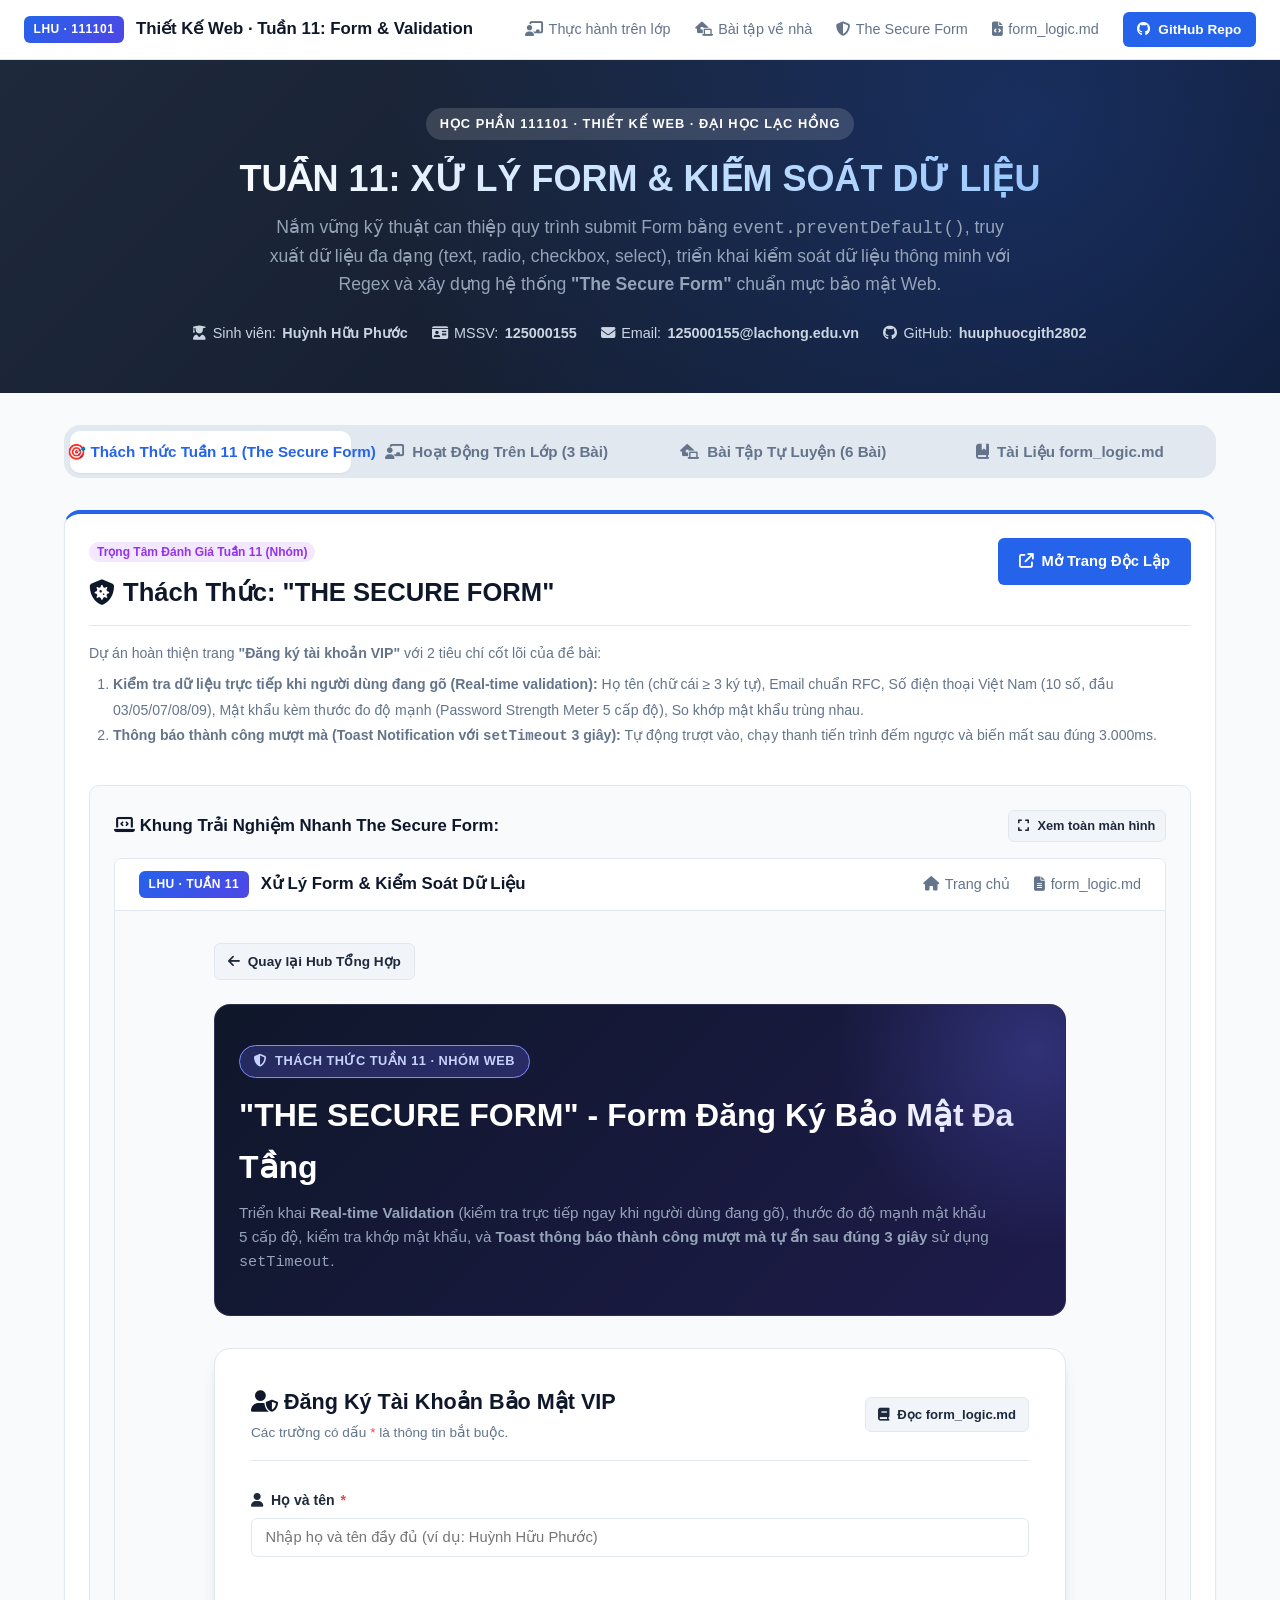
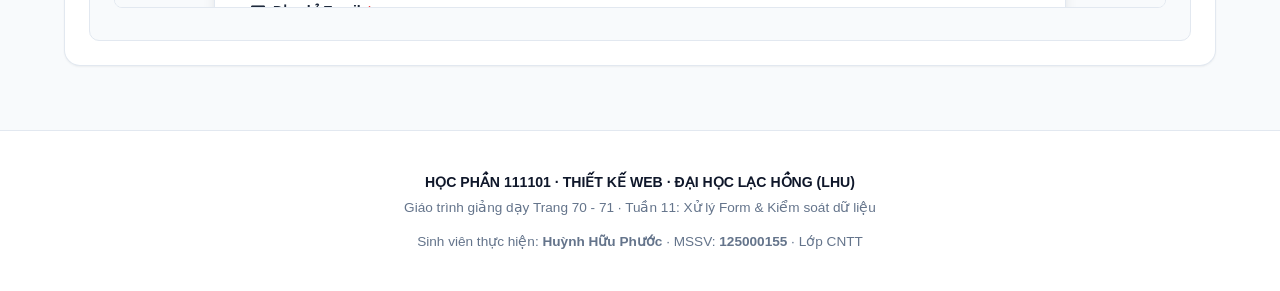
<file: index.html>
<!DOCTYPE html>
<html lang="vi">
<head>
  <meta charset="UTF-8">
  <meta name="viewport" content="width=device-width, initial-scale=1.0">
  <title>Tuần 11: Xử Lý Form & Kiểm Soát Dữ Liệu | ĐH Lạc Hồng</title>
  <link rel="stylesheet" href="assets/css/style.css">
  <link rel="stylesheet" href="https://cdnjs.cloudflare.com/ajax/libs/font-awesome/6.5.1/css/all.min.css">
</head>
<body>

  <!-- Top Navigation Bar -->
  <header class="top-navbar">
    <div class="brand-info">
      <span class="brand-badge">LHU · 111101</span>
      <span class="brand-title">Thiết Kế Web · Tuần 11: Form & Validation</span>
    </div>
    <nav class="nav-links">
      <a href="#inclass" class="nav-link" onclick="document.querySelector('[data-tab=inclass]').click()"><i class="fa-solid fa-chalkboard-user"></i> Thực hành trên lớp</a>
      <a href="#homework" class="nav-link" onclick="document.querySelector('[data-tab=homework]').click()"><i class="fa-solid fa-house-laptop"></i> Bài tập về nhà</a>
      <a href="#challenge" class="nav-link" onclick="document.querySelector('[data-tab=challenge]').click()"><i class="fa-solid fa-shield-halved"></i> The Secure Form</a>
      <a href="#docs" class="nav-link" onclick="document.querySelector('[data-tab=docs]').click()"><i class="fa-solid fa-file-code"></i> form_logic.md</a>
      <a href="https://github.com/huuphuocgith2802/tuan11baitap_website-" target="_blank" class="btn btn-primary" style="padding: 0.35rem 0.85rem; font-size: 0.85rem;">
        <i class="fa-brands fa-github"></i> GitHub Repo
      </a>
    </nav>
  </header>

  <!-- Hero Banner -->
  <section class="hero-banner">
    <div class="hero-content">
      <div class="course-tag">Học phần 111101 · Thiết Kế Web · Đại học Lạc Hồng</div>
      <h1 class="hero-title">TUẦN 11: XỬ LÝ FORM & KIỂM SOÁT DỮ LIỆU</h1>
      <p class="hero-desc">
        Nắm vững kỹ thuật can thiệp quy trình submit Form bằng <code>event.preventDefault()</code>, truy xuất dữ liệu đa dạng (text, radio, checkbox, select), triển khai kiểm soát dữ liệu thông minh với Regex và xây dựng hệ thống <strong>"The Secure Form"</strong> chuẩn mực bảo mật Web.
      </p>
      <div class="student-meta">
        <div class="meta-item"><i class="fa-solid fa-user-graduate"></i> Sinh viên: <strong>Huỳnh Hữu Phước</strong></div>
        <div class="meta-item"><i class="fa-solid fa-id-card"></i> MSSV: <strong>125000155</strong></div>
        <div class="meta-item"><i class="fa-solid fa-envelope"></i> Email: <strong>125000155@lachong.edu.vn</strong></div>
        <div class="meta-item"><i class="fa-brands fa-github"></i> GitHub: <strong>huuphuocgith2802</strong></div>
      </div>
    </div>
  </section>

  <!-- Main Container with Tabs -->
  <main class="main-container">
    
    <!-- Tab Controls -->
    <div class="tabs-wrapper">
      <button class="tab-btn active" data-tab="challenge">
        <i class="fa-solid fa-shield-halved text-primary"></i> 🎯 Thách Thức Tuần 11 (The Secure Form)
      </button>
      <button class="tab-btn" data-tab="inclass">
        <i class="fa-solid fa-chalkboard-user"></i> Hoạt Động Trên Lớp (3 Bài)
      </button>
      <button class="tab-btn" data-tab="homework">
        <i class="fa-solid fa-house-laptop"></i> Bài Tập Tự Luyện (6 Bài)
      </button>
      <button class="tab-btn" data-tab="docs">
        <i class="fa-solid fa-book-bookmark"></i> Tài Liệu form_logic.md
      </button>
    </div>

    <!-- ====================================================================
         TAB 1: THÁCH THỨC TUẦN 11 - THE SECURE FORM
         ==================================================================== -->
    <div id="challenge" class="tab-content active">
      <div class="card" style="border-top: 4px solid var(--primary); margin-bottom: 2rem;">
        <div class="card-header">
          <div>
            <span class="card-badge badge-challenge">Trọng Tâm Đánh Giá Tuần 11 (Nhóm)</span>
            <h2 class="card-title" style="font-size: 1.6rem; margin-top: 0.5rem;">
              <i class="fa-solid fa-shield-virus text-primary"></i> Thách Thức: "THE SECURE FORM"
            </h2>
          </div>
          <div style="display: flex; gap: 0.5rem;">
            <a href="challenge/the_secure_form.html" class="btn btn-primary" target="_blank">
              <i class="fa-solid fa-arrow-up-right-from-square"></i> Mở Trang Độc Lập
            </a>
          </div>
        </div>

        <div class="card-desc">
          <p>Dự án hoàn thiện trang <strong>"Đăng ký tài khoản VIP"</strong> với 2 tiêu chí cốt lõi của đề bài:</p>
          <ol style="margin-top: 0.5rem; padding-left: 1.5rem; line-height: 1.8;">
            <li><strong>Kiểm tra dữ liệu trực tiếp khi người dùng đang gõ (Real-time validation):</strong> Họ tên (chữ cái ≥ 3 ký tự), Email chuẩn RFC, Số điện thoại Việt Nam (10 số, đầu 03/05/07/08/09), Mật khẩu kèm thước đo độ mạnh (Password Strength Meter 5 cấp độ), So khớp mật khẩu trùng nhau.</li>
            <li><strong>Thông báo thành công mượt mà (Toast Notification với <code>setTimeout</code> 3 giây):</strong> Tự động trượt vào, chạy thanh tiến trình đếm ngược và biến mất sau đúng 3.000ms.</li>
          </ol>
        </div>

        <!-- Embedded Interactive Preview Frame or Direct Showcase -->
        <div style="background: #f8fafc; border: 1.5px solid var(--border-card); border-radius: var(--radius-md); padding: 1.5rem; margin-top: 1rem;">
          <div style="display: flex; justify-content: space-between; align-items: center; margin-bottom: 1rem;">
            <div style="font-weight: 700; color: var(--dark); font-size: 1.05rem;">
              <i class="fa-solid fa-laptop-code text-primary"></i> Khung Trải Nghiệm Nhanh The Secure Form:
            </div>
            <a href="challenge/the_secure_form.html" class="btn btn-secondary" style="font-size: 0.8rem; padding: 0.3rem 0.6rem;">
              <i class="fa-solid fa-expand"></i> Xem toàn màn hình
            </a>
          </div>
          <iframe src="challenge/the_secure_form.html" style="width: 100%; height: 750px; border: 1px solid var(--border-card); border-radius: 8px; background: #fff;" title="The Secure Form Live Preview"></iframe>
        </div>
      </div>
    </div>

    <!-- ====================================================================
         TAB 2: HOẠT ĐỘNG THỰC HÀNH TRÊN LỚP (IN-CLASS ACTIVITIES)
         ==================================================================== -->
    <div id="inclass" class="tab-content">
      <div style="margin-bottom: 1.5rem;">
        <h2 style="font-size: 1.5rem; font-weight: 800; color: var(--dark);">
          <i class="fa-solid fa-chalkboard-user text-primary"></i> Hoạt Động Thực Hành Trên Lớp (In-Class Activities)
        </h2>
        <p style="color: var(--text-muted); font-size: 0.95rem;">
          Thực hiện đầy đủ 3 hoạt động giáo trình trang 70 - 71 với cơ chế chặn reload, đổi màu border và thu thập dữ liệu Object.
        </p>
      </div>

      <div class="grid-3">
        
        <!-- Hoạt động 1 -->
        <div class="card">
          <div class="card-header">
            <div>
              <span class="card-badge badge-inclass">Hoạt động 1 (30p)</span>
              <h3 class="card-title" style="margin-top: 0.35rem;">
                <i class="fa-solid fa-hand text-danger"></i> "Stop the Page!"
              </h3>
            </div>
          </div>
          <div class="card-desc">
            Sử dụng <code>event.preventDefault()</code> chặn hành vi tải lại trang mặc định của Form và in dữ liệu vào Console log an toàn.
          </div>
          <div style="margin-top: auto; display: flex; gap: 0.5rem;">
            <a href="in-class/hoatdong1.html" class="btn btn-primary btn-block">
              <i class="fa-solid fa-play"></i> Thực Hành Hoạt Động 1
            </a>
          </div>
        </div>

        <!-- Hoạt động 2 -->
        <div class="card">
          <div class="card-header">
            <div>
              <span class="card-badge badge-inclass">Hoạt động 2 (45p)</span>
              <h3 class="card-title" style="margin-top: 0.35rem;">
                <i class="fa-solid fa-spell-check text-primary"></i> "Smart Validator"
              </h3>
            </div>
          </div>
          <div class="card-desc">
            Kiểm tra Username < 5 ký tự báo "Tên quá ngắn", viền input đổi sang màu đỏ. Email phải có ký tự "@", Password không được trống.
          </div>
          <div style="margin-top: auto; display: flex; gap: 0.5rem;">
            <a href="in-class/hoatdong2.html" class="btn btn-primary btn-block">
              <i class="fa-solid fa-play"></i> Thực Hành Hoạt Động 2
            </a>
          </div>
        </div>

        <!-- Hoạt động 3 -->
        <div class="card">
          <div class="card-header">
            <div>
              <span class="card-badge badge-inclass">Hoạt động 3 (30p)</span>
              <h3 class="card-title" style="margin-top: 0.35rem;">
                <i class="fa-solid fa-boxes-stacked text-success"></i> "Data Collector"
              </h3>
            </div>
          </div>
          <div class="card-desc">
            Thu thập dữ liệu từ Checkbox (Sở thích mảng đa mục) và Radio button (Giới tính) để tạo thành Object JavaScript hoàn chỉnh.
          </div>
          <div style="margin-top: auto; display: flex; gap: 0.5rem;">
            <a href="in-class/hoatdong3.html" class="btn btn-primary btn-block">
              <i class="fa-solid fa-play"></i> Thực Hành Hoạt Động 3
            </a>
          </div>
        </div>

      </div>
    </div>

    <!-- ====================================================================
         TAB 3: 6 BÀI TẬP TỰ RÈN LUYỆN TẠI NHÀ (HOMEWORK)
         ==================================================================== -->
    <div id="homework" class="tab-content">
      <div style="margin-bottom: 1.5rem;">
        <h2 style="font-size: 1.5rem; font-weight: 800; color: var(--dark);">
          <i class="fa-solid fa-house-laptop text-warning"></i> 6 Bài Tập Tự Rèn Luyện Tại Nhà (Homework)
        </h2>
        <p style="color: var(--text-muted); font-size: 0.95rem;">
          Đầy đủ 6 bài tập rèn luyện kỹ năng xử lý form, regex, color picker, tính toán hóa đơn và điều khiển thuộc tính disabled.
        </p>
      </div>

      <div class="grid-3">
        
        <!-- Bài 1 -->
        <div class="card">
          <div class="card-header">
            <div>
              <span class="card-badge badge-homework">Bài 1</span>
              <h3 class="card-title" style="margin-top: 0.35rem;">
                <i class="fa-solid fa-address-book text-primary"></i> Form Liên Hệ Cơ Bản
              </h3>
            </div>
          </div>
          <div class="card-desc">
            Tạo form Tên, Email, Nội dung. Bắt buộc điền đủ tất cả các trường mới cho phép gửi.
          </div>
          <div style="margin-top: auto;">
            <a href="homework/bai1.html" class="btn btn-secondary btn-block">
              <i class="fa-solid fa-arrow-up-right-from-square"></i> Mở Bài 1
            </a>
          </div>
        </div>

        <!-- Bài 2 -->
        <div class="card">
          <div class="card-header">
            <div>
              <span class="card-badge badge-homework">Bài 2</span>
              <h3 class="card-title" style="margin-top: 0.35rem;">
                <i class="fa-solid fa-key text-warning"></i> Kiểm Tra Mật Khẩu Khớp
              </h3>
            </div>
          </div>
          <div class="card-desc">
            Hai ô "Mật khẩu" và "Nhập lại mật khẩu". Hiển thị cảnh báo tức thì khi mật khẩu không trùng khớp.
          </div>
          <div style="margin-top: auto;">
            <a href="homework/bai2.html" class="btn btn-secondary btn-block">
              <i class="fa-solid fa-arrow-up-right-from-square"></i> Mở Bài 2
            </a>
          </div>
        </div>

        <!-- Bài 3 -->
        <div class="card">
          <div class="card-header">
            <div>
              <span class="card-badge badge-homework">Bài 3</span>
              <h3 class="card-title" style="margin-top: 0.35rem;">
                <i class="fa-solid fa-palette text-accent"></i> Bộ Chọn Màu Nền
              </h3>
            </div>
          </div>
          <div class="card-desc">
            Input type="color" thay đổi màu nền trang web theo thời gian thực kèm hiển thị mã HEX và RGB.
          </div>
          <div style="margin-top: auto;">
            <a href="homework/bai3.html" class="btn btn-secondary btn-block">
              <i class="fa-solid fa-arrow-up-right-from-square"></i> Mở Bài 3
            </a>
          </div>
        </div>

        <!-- Bài 4 -->
        <div class="card">
          <div class="card-header">
            <div>
              <span class="card-badge badge-homework">Bài 4</span>
              <h3 class="card-title" style="margin-top: 0.35rem;">
                <i class="fa-solid fa-cart-shopping text-success"></i> Tính Tổng Đơn Hàng
              </h3>
            </div>
          </div>
          <div class="card-desc">
            Checkbox danh sách sản phẩm kèm giá. Tự động tính tổng tiền ngay khi tick/bỏ tick bằng VNĐ.
          </div>
          <div style="margin-top: auto;">
            <a href="homework/bai4.html" class="btn btn-secondary btn-block">
              <i class="fa-solid fa-arrow-up-right-from-square"></i> Mở Bài 4
            </a>
          </div>
        </div>

        <!-- Bài 5 -->
        <div class="card">
          <div class="card-header">
            <div>
              <span class="card-badge badge-homework">Bài 5</span>
              <h3 class="card-title" style="margin-top: 0.35rem;">
                <i class="fa-solid fa-at text-primary"></i> Regex Email Checker
              </h3>
            </div>
          </div>
          <div class="card-desc">
            Áp dụng Regex tiêu chuẩn quốc tế kiểm tra định dạng email và phân tích từng thành phần regex.
          </div>
          <div style="margin-top: auto;">
            <a href="homework/bai5.html" class="btn btn-secondary btn-block">
              <i class="fa-solid fa-arrow-up-right-from-square"></i> Mở Bài 5
            </a>
          </div>
        </div>

        <!-- Bài 6 -->
        <div class="card">
          <div class="card-header">
            <div>
              <span class="card-badge badge-homework">Bài 6</span>
              <h3 class="card-title" style="margin-top: 0.35rem;">
                <i class="fa-solid fa-lock-open text-primary"></i> Khóa Nút Submit
              </h3>
            </div>
          </div>
          <div class="card-desc">
            Nút Submit bị mờ và disabled cho đến khi người dùng tick vào ô "Đồng ý với điều khoản dịch vụ".
          </div>
          <div style="margin-top: auto;">
            <a href="homework/bai6.html" class="btn btn-secondary btn-block">
              <i class="fa-solid fa-arrow-up-right-from-square"></i> Mở Bài 6
            </a>
          </div>
        </div>

      </div>
    </div>

    <!-- ====================================================================
         TAB 4: TÀI LIỆU THUYẾT MINH FORM_LOGIC.MD
         ==================================================================== -->
    <div id="docs" class="tab-content">
      <div class="docs-wrapper">
        <div style="display: flex; justify-content: space-between; align-items: center; margin-bottom: 1.5rem; border-bottom: 2px solid var(--border-card); padding-bottom: 1rem;">
          <div>
            <h2 style="font-size: 1.6rem; color: var(--dark); font-weight: 800;">
              <i class="fa-solid fa-file-lines text-primary"></i> TÀI LIỆU KỸ THUẬT: form_logic.md
            </h2>
            <p style="color: var(--text-muted); font-size: 0.9rem;">
              Mô tả chi tiết các bước kiểm tra dữ liệu và kiến trúc xử lý Form theo yêu cầu đề bài nộp.
            </p>
          </div>
          <a href="form_logic.md" download class="btn btn-secondary" style="font-size: 0.85rem;">
            <i class="fa-solid fa-download"></i> Tải file form_logic.md
          </a>
        </div>

        <div class="markdown-body">
          <h3>1. Tổng quan về kiểm soát dữ liệu Form (Form Validation)</h3>
          <p>
            Trong thiết kế ứng dụng web, Form là giao diện tương tác chủ đạo để người dùng nhập thông tin. Nguyên tắc cốt lõi: <em>"Đừng bao giờ tin tưởng dữ liệu người dùng nhập vào. Hãy luôn kiểm tra (Validate) thật kỹ trước khi làm bất cứ điều gì tiếp theo"</em>.
          </p>

          <h3>2. Tại sao cần <code>event.preventDefault()</code>?</h3>
          <p>
            Mặc định, sự kiện submit của Form sẽ thực hiện gửi HTTP Request (GET hoặc POST) và <strong>tải lại (reload) toàn bộ trang web</strong>. Kỹ thuật <code>event.preventDefault()</code> giúp:
          </p>
          <ul>
            <li>Chặn đứng hành vi tải lại trang mặc định của trình duyệt.</li>
            <li>Bảo toàn dữ liệu người dùng đang nhập và trạng thái DOM / Single Page Application.</li>
            <li>Cho phép JavaScript thực thi quy trình kiểm tra dữ liệu hợp lệ trước khi gửi qua API/Fetch.</li>
          </ul>

          <h3>3. Bảng tổng hợp Biểu thức chính quy (Regex) sử dụng:</h3>
          <table>
            <thead>
              <tr>
                <th>Trường dữ liệu</th>
                <th>Regex</th>
                <th>Ý nghĩa kiểm tra</th>
              </tr>
            </thead>
            <tbody>
              <tr>
                <td><strong>Họ và tên</strong></td>
                <td><code>/^[a-zA-ZÀ-ỹ\s]{3,50}$/</code></td>
                <td>Tối thiểu 3 ký tự, chỉ chứa chữ cái tiếng Việt/Anh và khoảng trắng</td>
              </tr>
              <tr>
                <td><strong>Email chuẩn RFC</strong></td>
                <td><code>/^[a-zA-Z0-9._%+-]+@[a-zA-Z0-9.-]+\.[a-zA-Z]{2,}$/</code></td>
                <td>Đầy đủ username, ký tự @, tên miền và đuôi mở rộng TLD</td>
              </tr>
              <tr>
                <td><strong>Số điện thoại VN</strong></td>
                <td><code>/^(0[3|5|7|8|9])[0-9]{8}$/</code></td>
                <td>Đầu số di động Việt Nam (03, 05, 07, 08, 09) và đúng 10 chữ số</td>
              </tr>
              <tr>
                <td><strong>Mật khẩu mạnh</strong></td>
                <td>Đa nhóm ký tự hoa, thường, số, ký tự đặc biệt</td>
                <td>Độ dài tối thiểu 8 ký tự, chia 5 cấp độ đo lường trực quan</td>
              </tr>
            </tbody>
          </table>

          <h3>4. Cơ chế thông báo thành công với <code>setTimeout(..., 3000)</code></h3>
          <p>
            Khi toàn bộ Form vượt qua các bước kiểm tra, hệ thống kích hoạt Toast Notification trượt vào từ góc trên bên phải màn hình. Sử dụng hàm định thời <code>setTimeout</code> kết hợp với CSS animation đếm ngược 3 giây để tự động ẩn Toast mượt mà, sau đó reset Form và giải phóng bộ nhớ.
          </p>
        </div>
      </div>
    </div>

  </main>

  <!-- Footer -->
  <footer class="app-footer">
    <div style="max-width: 900px; margin: 0 auto;">
      <p style="font-weight: 600; color: var(--dark); margin-bottom: 0.25rem;">
        HỌC PHẦN 111101 · THIẾT KẾ WEB · ĐẠI HỌC LẠC HỒNG (LHU)
      </p>
      <p style="color: var(--text-muted); font-size: 0.85rem; margin-bottom: 0.75rem;">
        Giáo trình giảng dạy Trang 70 - 71 · Tuần 11: Xử lý Form & Kiểm soát dữ liệu
      </p>
      <p style="font-size: 0.85rem;">
        Sinh viên thực hiện: <strong>Huỳnh Hữu Phước</strong> · MSSV: <strong>125000155</strong> · Lớp CNTT
      </p>
    </div>
  </footer>

  <script src="assets/js/main.js"></script>

</body>
</html>
</file>
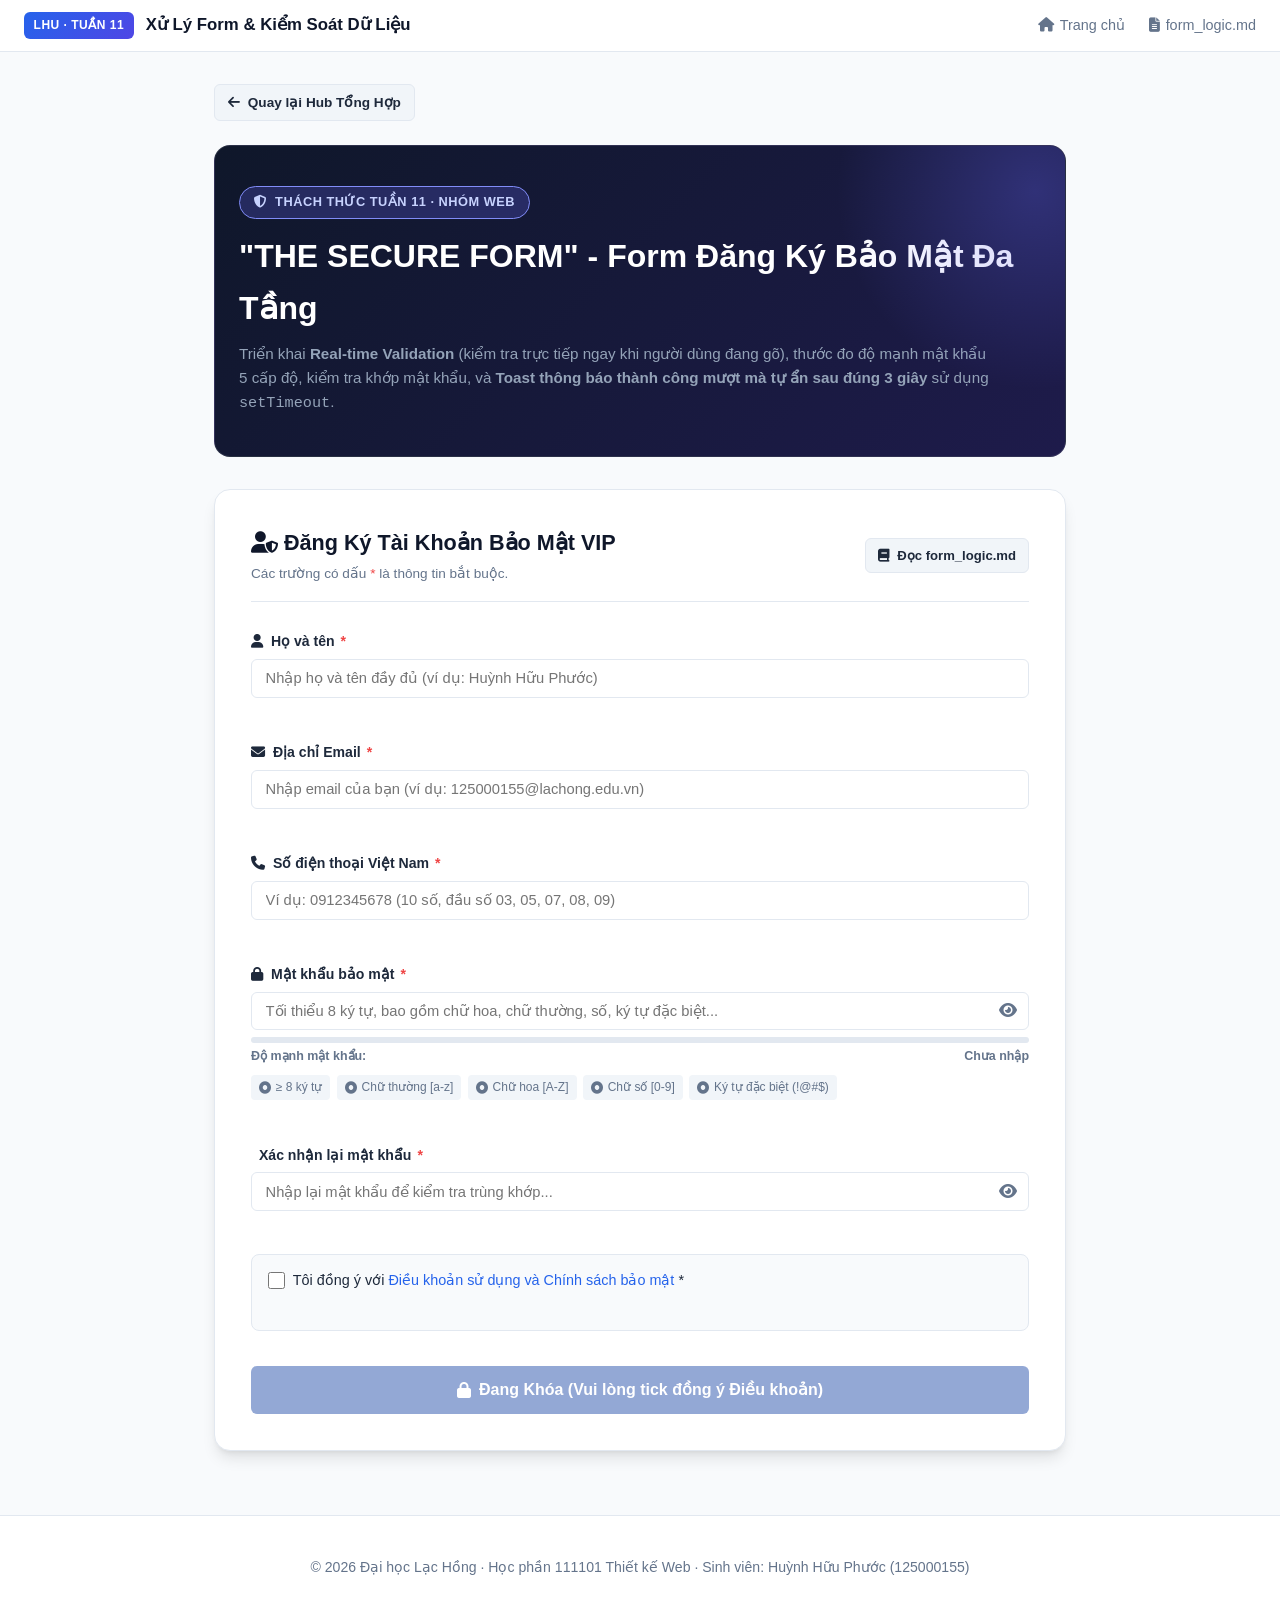
<file: challenge/the_secure_form.html>
<!DOCTYPE html>
<html lang="vi">
<head>
  <meta charset="UTF-8">
  <meta name="viewport" content="width=device-width, initial-scale=1.0">
  <title>🎯 THÁCH THỨC TUẦN 11: The Secure Form - Form Đăng Ký Bảo Mật Đa Tầng</title>
  <link rel="stylesheet" href="../assets/css/style.css">
  <link rel="stylesheet" href="https://cdnjs.cloudflare.com/ajax/libs/font-awesome/6.5.1/css/all.min.css">
  <style>
    .secure-header {
      background: linear-gradient(135deg, #0f172a 0%, #1e1b4b 100%);
      color: #ffffff;
      padding: 2.5rem 1.5rem;
      border-radius: var(--radius-lg);
      margin-bottom: 2rem;
      position: relative;
      overflow: hidden;
      border: 1px solid rgba(255, 255, 255, 0.1);
    }
    .secure-header::before {
      content: '';
      position: absolute;
      top: -50%;
      right: -20%;
      width: 400px;
      height: 400px;
      background: radial-gradient(circle, rgba(99, 102, 241, 0.3) 0%, transparent 70%);
      pointer-events: none;
    }
    .secure-badge {
      display: inline-flex;
      align-items: center;
      gap: 0.5rem;
      background: rgba(99, 102, 241, 0.25);
      border: 1px solid #818cf8;
      color: #c7d2fe;
      padding: 0.35rem 0.85rem;
      border-radius: 9999px;
      font-size: 0.8rem;
      font-weight: 700;
      letter-spacing: 0.5px;
      margin-bottom: 0.75rem;
    }
    .form-wrapper {
      background: #ffffff;
      border: 1px solid var(--border-card);
      border-radius: var(--radius-lg);
      padding: 2.25rem;
      box-shadow: var(--shadow-lg);
    }
    .rule-chip {
      font-size: 0.75rem;
      padding: 0.2rem 0.5rem;
      border-radius: 4px;
      background: #f1f5f9;
      color: #64748b;
      display: inline-flex;
      align-items: center;
      gap: 0.3rem;
      transition: all 0.2s;
    }
    .rule-chip.valid {
      background: #ecfdf5;
      color: #059669;
      font-weight: 600;
    }
  </style>
</head>
<body>

  <!-- Top Navbar -->
  <nav class="top-navbar">
    <div class="brand-info">
      <span class="brand-badge">LHU · TUẦN 11</span>
      <span class="brand-title">Xử Lý Form & Kiểm Soát Dữ Liệu</span>
    </div>
    <div class="nav-links">
      <a href="../index.html" class="nav-link"><i class="fa-solid fa-house"></i> Trang chủ</a>
      <a href="../form_logic.md" target="_blank" class="nav-link"><i class="fa-solid fa-file-lines"></i> form_logic.md</a>
    </div>
  </nav>

  <!-- Toast Notification Container (Hiển thị mượt mà với setTimeout 3 giây) -->
  <div class="toast-container" id="toastContainer">
    <div id="secureToast" class="toast">
      <div class="toast-content">
        <div class="toast-icon">
          <i class="fa-solid fa-check"></i>
        </div>
        <div>
          <div class="toast-text" id="toastTitle">Đăng Ký Thành Công!</div>
          <div class="toast-subtext" id="toastDesc">Dữ liệu đã được kiểm tra an toàn và gửi đi.</div>
        </div>
      </div>
      <div class="toast-progress"></div>
    </div>
  </div>

  <div class="main-container" style="max-width: 900px;">
    
    <div style="margin-bottom: 1.5rem;">
      <a href="../index.html" class="btn btn-secondary" style="padding: 0.4rem 0.8rem; font-size: 0.85rem;">
        <i class="fa-solid fa-arrow-left"></i> Quay lại Hub Tổng Hợp
      </a>
    </div>

    <!-- Header Banner -->
    <div class="secure-header">
      <div class="secure-badge">
        <i class="fa-solid fa-shield-halved"></i> THÁCH THỨC TUẦN 11 · NHÓM WEB
      </div>
      <h1 style="font-size: 2rem; font-weight: 800; margin-bottom: 0.5rem;">
        "THE SECURE FORM" - Form Đăng Ký Bảo Mật Đa Tầng
      </h1>
      <p style="color: #94a3b8; font-size: 0.95rem; max-width: 750px;">
        Triển khai <strong>Real-time Validation</strong> (kiểm tra trực tiếp ngay khi người dùng đang gõ), thước đo độ mạnh mật khẩu 5 cấp độ, kiểm tra khớp mật khẩu, và <strong>Toast thông báo thành công mượt mà tự ẩn sau đúng 3 giây</strong> sử dụng <code>setTimeout</code>.
      </p>
    </div>

    <!-- Main Form Section -->
    <div class="form-wrapper">
      
      <div style="display: flex; justify-content: space-between; align-items: center; margin-bottom: 1.75rem; border-bottom: 1px solid var(--border-card); padding-bottom: 1rem;">
        <div>
          <h2 style="font-size: 1.35rem; font-weight: 700; color: var(--dark);">
            <i class="fa-solid fa-user-shield text-primary"></i> Đăng Ký Tài Khoản Bảo Mật VIP
          </h2>
          <p style="font-size: 0.85rem; color: var(--text-muted); margin-top: 0.2rem;">
            Các trường có dấu <span style="color: var(--danger);">*</span> là thông tin bắt buộc.
          </p>
        </div>
        <a href="../form_logic.md" target="_blank" class="btn btn-secondary" style="font-size: 0.82rem; padding: 0.4rem 0.75rem;">
          <i class="fa-solid fa-book"></i> Đọc form_logic.md
        </a>
      </div>

      <form id="secureRegisterForm" novalidate>
        
        <!-- Field 1: Họ và tên -->
        <div class="form-group">
          <label for="fullName" class="form-label">
            <i class="fa-solid fa-user text-muted" style="margin-right: 4px;"></i> Họ và tên <span class="required">*</span>
          </label>
          <input type="text" id="fullName" class="form-control" placeholder="Nhập họ và tên đầy đủ (ví dụ: Huỳnh Hữu Phước)">
          <span id="nameError" class="error-msg"></span>
        </div>

        <!-- Field 2: Email -->
        <div class="form-group">
          <label for="email" class="form-label">
            <i class="fa-solid fa-envelope text-muted" style="margin-right: 4px;"></i> Địa chỉ Email <span class="required">*</span>
          </label>
          <input type="email" id="email" class="form-control" placeholder="Nhập email của bạn (ví dụ: 125000155@lachong.edu.vn)">
          <span id="emailError" class="error-msg"></span>
        </div>

        <!-- Field 3: Số điện thoại Việt Nam -->
        <div class="form-group">
          <label for="phone" class="form-label">
            <i class="fa-solid fa-phone text-muted" style="margin-right: 4px;"></i> Số điện thoại Việt Nam <span class="required">*</span>
          </label>
          <input type="tel" id="phone" class="form-control" placeholder="Ví dụ: 0912345678 (10 số, đầu số 03, 05, 07, 08, 09)">
          <span id="phoneError" class="error-msg"></span>
        </div>

        <!-- Field 4: Mật khẩu & Strength Meter -->
        <div class="form-group">
          <label for="password" class="form-label">
            <i class="fa-solid fa-lock text-muted" style="margin-right: 4px;"></i> Mật khẩu bảo mật <span class="required">*</span>
          </label>
          <div style="position: relative;">
            <input type="password" id="password" class="form-control" placeholder="Tối thiểu 8 ký tự, bao gồm chữ hoa, chữ thường, số, ký tự đặc biệt...">
            <button type="button" class="toggle-pwd-btn" onclick="togglePasswordVisibility('password', this)" style="position: absolute; right: 12px; top: 50%; transform: translateY(-50%); border: none; background: none; cursor: pointer; color: #64748b; font-size: 1rem;">
              <i class="fa-solid fa-eye"></i>
            </button>
          </div>
          
          <!-- Password Strength Meter Bar -->
          <div class="strength-bar-container">
            <div id="strengthBar" class="strength-bar"></div>
          </div>
          <div class="strength-text">
            <span style="color: var(--text-muted); font-size: 0.78rem;">Độ mạnh mật khẩu:</span>
            <span id="strengthLabel" style="font-weight: 700; font-size: 0.78rem; color: #64748b;">Chưa nhập</span>
          </div>

          <!-- Password Rule Checklist -->
          <div style="display: flex; gap: 0.4rem; flex-wrap: wrap; margin-top: 0.5rem;">
            <span id="ruleLength" class="rule-chip"><i class="fa-solid fa-circle-dot"></i> ≥ 8 ký tự</span>
            <span id="ruleLower" class="rule-chip"><i class="fa-solid fa-circle-dot"></i> Chữ thường [a-z]</span>
            <span id="ruleUpper" class="rule-chip"><i class="fa-solid fa-circle-dot"></i> Chữ hoa [A-Z]</span>
            <span id="ruleNumber" class="rule-chip"><i class="fa-solid fa-circle-dot"></i> Chữ số [0-9]</span>
            <span id="ruleSpecial" class="rule-chip"><i class="fa-solid fa-circle-dot"></i> Ký tự đặc biệt (!@#$)</span>
          </div>
          <span id="passwordError" class="error-msg"></span>
        </div>

        <!-- Field 5: Xác nhận mật khẩu -->
        <div class="form-group">
          <label for="confirmPassword" class="form-label">
            <i class="fa-solid fa-shield-check text-muted" style="margin-right: 4px;"></i> Xác nhận lại mật khẩu <span class="required">*</span>
          </label>
          <div style="position: relative;">
            <input type="password" id="confirmPassword" class="form-control" placeholder="Nhập lại mật khẩu để kiểm tra trùng khớp...">
            <button type="button" class="toggle-pwd-btn" onclick="togglePasswordVisibility('confirmPassword', this)" style="position: absolute; right: 12px; top: 50%; transform: translateY(-50%); border: none; background: none; cursor: pointer; color: #64748b; font-size: 1rem;">
              <i class="fa-solid fa-eye"></i>
            </button>
          </div>
          <span id="confirmError" class="error-msg"></span>
        </div>

        <!-- Field 6: Điều khoản dịch vụ -->
        <div class="form-group" style="padding: 0.85rem 1rem; background: #f8fafc; border: 1px solid var(--border-card); border-radius: 8px;">
          <label class="custom-control" style="font-weight: 500;">
            <input type="checkbox" id="termsAgree">
            <span>Tôi đồng ý với <a href="#termsModal" onclick="alert('Điều khoản bảo mật: Cam kết bảo mật thông tin sinh viên Lạc Hồng và thực hành an toàn dữ liệu.'); return false;">Điều khoản sử dụng và Chính sách bảo mật</a> <span class="required">*</span></span>
          </label>
          <span id="termsError" class="error-msg" style="margin-left: 1.6rem;"></span>
        </div>

        <!-- Submit Button (Locked until terms agreed) -->
        <button type="submit" id="submitSecureBtn" class="btn btn-primary btn-block" style="padding: 0.85rem; font-size: 1rem; margin-top: 1rem;" disabled>
          <i class="fa-solid fa-lock"></i> Đang Khóa (Vui lòng tick đồng ý Điều khoản)
        </button>

      </form>

      <!-- Payload Inspector Box -->
      <div id="payloadCard" style="display: none; margin-top: 1.5rem;" class="console-box">
        <div class="console-header">
          <span><i class="fa-solid fa-check-double text-success"></i> Gói Dữ Liệu Đã Xác Thực An Toàn (Client Payload)</span>
          <span style="color: #4ade80;">Toast tự đóng sau đúng 3.0s</span>
        </div>
        <pre id="payloadOutput" class="console-log" style="color: #38bdf8;"></pre>
      </div>

    </div>

  </div>

  <footer class="app-footer">
    <p>© 2026 Đại học Lạc Hồng · Học phần 111101 Thiết kế Web · Sinh viên: Huỳnh Hữu Phước (125000155)</p>
  </footer>

  <script src="secure_form.js"></script>

</body>
</html>
</file>
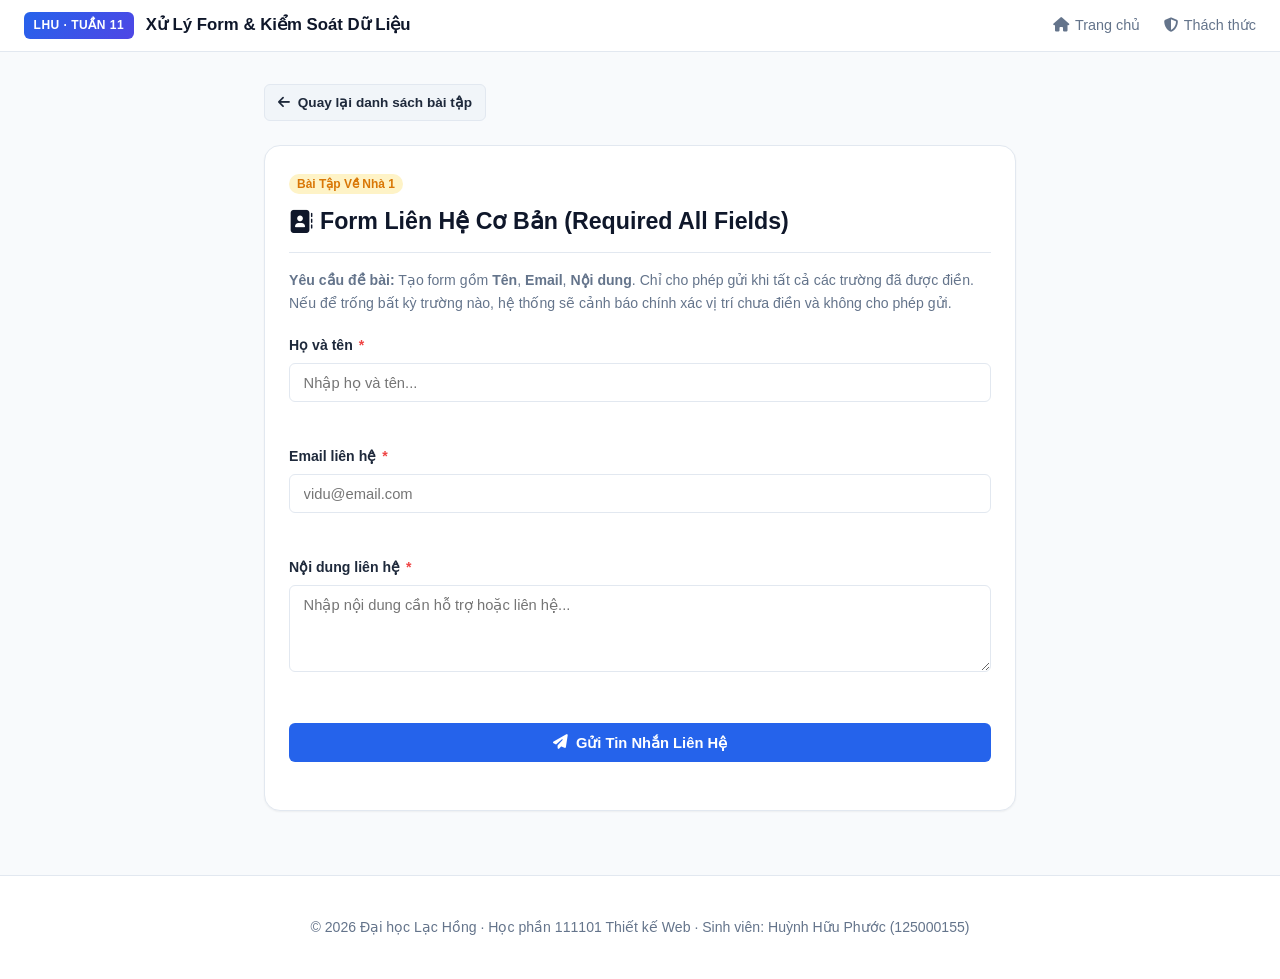
<file: homework/bai1.html>
<!DOCTYPE html>
<html lang="vi">
<head>
  <meta charset="UTF-8">
  <meta name="viewport" content="width=device-width, initial-scale=1.0">
  <title>Bài 1: Form liên hệ cơ bản - Điền đầy đủ tất cả trường</title>
  <link rel="stylesheet" href="../assets/css/style.css">
  <link rel="stylesheet" href="https://cdnjs.cloudflare.com/ajax/libs/font-awesome/6.5.1/css/all.min.css">
</head>
<body>

  <!-- Top Navbar -->
  <nav class="top-navbar">
    <div class="brand-info">
      <span class="brand-badge">LHU · TUẦN 11</span>
      <span class="brand-title">Xử Lý Form & Kiểm Soát Dữ Liệu</span>
    </div>
    <div class="nav-links">
      <a href="../index.html" class="nav-link"><i class="fa-solid fa-house"></i> Trang chủ</a>
      <a href="../challenge/the_secure_form.html" class="nav-link"><i class="fa-solid fa-shield-halved"></i> Thách thức</a>
    </div>
  </nav>

  <div class="main-container" style="max-width: 800px;">
    
    <div style="margin-bottom: 1.5rem;">
      <a href="../index.html#homework" class="btn btn-secondary" style="padding: 0.4rem 0.8rem; font-size: 0.85rem;">
        <i class="fa-solid fa-arrow-left"></i> Quay lại danh sách bài tập
      </a>
    </div>

    <div class="card">
      <div class="card-header">
        <div>
          <span class="card-badge badge-homework">Bài Tập Về Nhà 1</span>
          <h1 class="card-title" style="font-size: 1.45rem; margin-top: 0.5rem;">
            <i class="fa-solid fa-address-book text-primary"></i> Form Liên Hệ Cơ Bản (Required All Fields)
          </h1>
        </div>
      </div>

      <div class="card-desc">
        <p><strong>Yêu cầu đề bài:</strong> Tạo form gồm <strong>Tên</strong>, <strong>Email</strong>, <strong>Nội dung</strong>. Chỉ cho phép gửi khi tất cả các trường đã được điền. Nếu để trống bất kỳ trường nào, hệ thống sẽ cảnh báo chính xác vị trí chưa điền và không cho phép gửi.</p>
      </div>

      <form id="contactForm" novalidate style="margin-bottom: 1.5rem;">
        
        <!-- Field 1: Họ tên -->
        <div class="form-group">
          <label for="contactName" class="form-label">Họ và tên <span class="required">*</span></label>
          <input type="text" id="contactName" class="form-control" placeholder="Nhập họ và tên...">
          <span id="nameError" class="error-msg"></span>
        </div>

        <!-- Field 2: Email -->
        <div class="form-group">
          <label for="contactEmail" class="form-label">Email liên hệ <span class="required">*</span></label>
          <input type="email" id="contactEmail" class="form-control" placeholder="vidu@email.com">
          <span id="emailError" class="error-msg"></span>
        </div>

        <!-- Field 3: Nội dung liên hệ -->
        <div class="form-group">
          <label for="contactMessage" class="form-label">Nội dung liên hệ <span class="required">*</span></label>
          <textarea id="contactMessage" class="form-control" rows="4" placeholder="Nhập nội dung cần hỗ trợ hoặc liên hệ..."></textarea>
          <span id="messageError" class="error-msg"></span>
        </div>

        <button type="submit" class="btn btn-primary btn-block">
          <i class="fa-solid fa-paper-plane"></i> Gửi Tin Nhắn Liên Hệ
        </button>
      </form>

      <!-- Alert Box -->
      <div id="contactAlert" style="display: none; padding: 1rem 1.25rem; border-radius: 8px;"></div>

    </div>

  </div>

  <footer class="app-footer">
    <p>© 2026 Đại học Lạc Hồng · Học phần 111101 Thiết kế Web · Sinh viên: Huỳnh Hữu Phước (125000155)</p>
  </footer>

  <script>
    const form = document.getElementById('contactForm');
    const nameInput = document.getElementById('contactName');
    const emailInput = document.getElementById('contactEmail');
    const messageInput = document.getElementById('contactMessage');

    const nameError = document.getElementById('nameError');
    const emailError = document.getElementById('emailError');
    const messageError = document.getElementById('messageError');
    const alertBox = document.getElementById('contactAlert');

    function checkField(input, errorElem, fieldName) {
      if (!input.value || input.value.trim() === '') {
        input.classList.add('input-error');
        input.classList.remove('input-success');
        errorElem.textContent = `Vui lòng nhập ${fieldName}! Không được để trống.`;
        return false;
      } else {
        input.classList.remove('input-error');
        input.classList.add('input-success');
        errorElem.textContent = '';
        return true;
      }
    }

    [nameInput, emailInput, messageInput].forEach(inp => {
      inp.addEventListener('input', () => {
        if (inp.value.trim() !== '') {
          inp.classList.remove('input-error');
          inp.classList.add('input-success');
          const span = inp.parentElement.querySelector('.error-msg');
          if (span) span.textContent = '';
        }
      });
    });

    form.addEventListener('submit', function(e) {
      e.preventDefault();

      const validName = checkField(nameInput, nameError, 'Họ và tên');
      const validEmail = checkField(emailInput, emailError, 'Email');
      const validMsg = checkField(messageInput, messageError, 'Nội dung liên hệ');

      if (validName && validEmail && validMsg) {
        alertBox.style.display = 'block';
        alertBox.style.backgroundColor = '#ecfdf5';
        alertBox.style.border = '1px solid #10b981';
        alertBox.style.color = '#065f46';
        alertBox.innerHTML = `<strong><i class="fa-solid fa-circle-check"></i> Gửi liên hệ thành công!</strong> Cảm ơn <strong>${nameInput.value}</strong>, chúng tôi sẽ phản hồi qua email <strong>${emailInput.value}</strong>.`;
        form.reset();
        [nameInput, emailInput, messageInput].forEach(inp => inp.classList.remove('input-success'));
      } else {
        alertBox.style.display = 'block';
        alertBox.style.backgroundColor = '#fef2f2';
        alertBox.style.border = '1px solid #ef4444';
        alertBox.style.color = '#991b1b';
        alertBox.innerHTML = `<strong><i class="fa-solid fa-triangle-exclamation"></i> Không thể gửi!</strong> Vui lòng điền đầy đủ tất cả các trường trước khi gửi.`;
      }
    });
  </script>

</body>
</html>
</file>
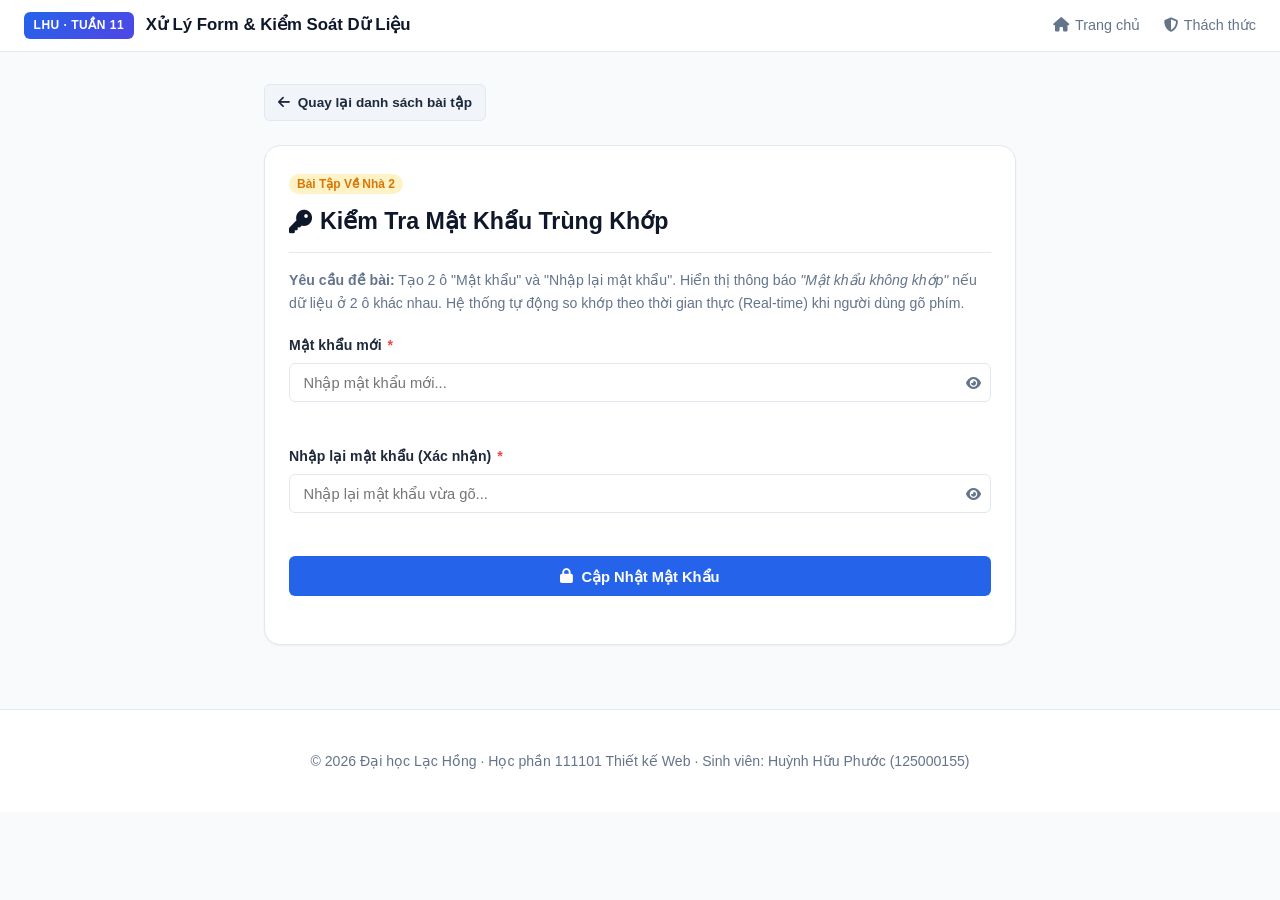
<file: homework/bai2.html>
<!DOCTYPE html>
<html lang="vi">
<head>
  <meta charset="UTF-8">
  <meta name="viewport" content="width=device-width, initial-scale=1.0">
  <title>Bài 2: Kiểm tra mật khẩu khớp nhau</title>
  <link rel="stylesheet" href="../assets/css/style.css">
  <link rel="stylesheet" href="https://cdnjs.cloudflare.com/ajax/libs/font-awesome/6.5.1/css/all.min.css">
</head>
<body>

  <!-- Top Navbar -->
  <nav class="top-navbar">
    <div class="brand-info">
      <span class="brand-badge">LHU · TUẦN 11</span>
      <span class="brand-title">Xử Lý Form & Kiểm Soát Dữ Liệu</span>
    </div>
    <div class="nav-links">
      <a href="../index.html" class="nav-link"><i class="fa-solid fa-house"></i> Trang chủ</a>
      <a href="../challenge/the_secure_form.html" class="nav-link"><i class="fa-solid fa-shield-halved"></i> Thách thức</a>
    </div>
  </nav>

  <div class="main-container" style="max-width: 800px;">
    
    <div style="margin-bottom: 1.5rem;">
      <a href="../index.html#homework" class="btn btn-secondary" style="padding: 0.4rem 0.8rem; font-size: 0.85rem;">
        <i class="fa-solid fa-arrow-left"></i> Quay lại danh sách bài tập
      </a>
    </div>

    <div class="card">
      <div class="card-header">
        <div>
          <span class="card-badge badge-homework">Bài Tập Về Nhà 2</span>
          <h1 class="card-title" style="font-size: 1.45rem; margin-top: 0.5rem;">
            <i class="fa-solid fa-key text-warning"></i> Kiểm Tra Mật Khẩu Trùng Khớp
          </h1>
        </div>
      </div>

      <div class="card-desc">
        <p><strong>Yêu cầu đề bài:</strong> Tạo 2 ô "Mật khẩu" và "Nhập lại mật khẩu". Hiển thị thông báo <em>"Mật khẩu không khớp"</em> nếu dữ liệu ở 2 ô khác nhau. Hệ thống tự động so khớp theo thời gian thực (Real-time) khi người dùng gõ phím.</p>
      </div>

      <form id="passwordMatchForm" novalidate style="margin-bottom: 1.5rem;">
        
        <!-- Field 1: Mật khẩu -->
        <div class="form-group">
          <label for="pwd" class="form-label">Mật khẩu mới <span class="required">*</span></label>
          <div style="position: relative;">
            <input type="password" id="pwd" class="form-control" placeholder="Nhập mật khẩu mới...">
            <button type="button" class="toggle-pwd-btn" onclick="toggleVisibility('pwd', this)" style="position: absolute; right: 10px; top: 50%; transform: translateY(-50%); border: none; background: none; cursor: pointer; color: #64748b;">
              <i class="fa-solid fa-eye"></i>
            </button>
          </div>
          <span id="pwdError" class="error-msg"></span>
        </div>

        <!-- Field 2: Xác nhận mật khẩu -->
        <div class="form-group">
          <label for="confirmPwd" class="form-label">Nhập lại mật khẩu (Xác nhận) <span class="required">*</span></label>
          <div style="position: relative;">
            <input type="password" id="confirmPwd" class="form-control" placeholder="Nhập lại mật khẩu vừa gõ...">
            <button type="button" class="toggle-pwd-btn" onclick="toggleVisibility('confirmPwd', this)" style="position: absolute; right: 10px; top: 50%; transform: translateY(-50%); border: none; background: none; cursor: pointer; color: #64748b;">
              <i class="fa-solid fa-eye"></i>
            </button>
          </div>
          <span id="confirmError" class="error-msg"></span>
        </div>

        <button type="submit" class="btn btn-primary btn-block">
          <i class="fa-solid fa-lock"></i> Cập Nhật Mật Khẩu
        </button>
      </form>

      <!-- Result Banner -->
      <div id="matchAlert" style="display: none; padding: 1rem 1.25rem; border-radius: 8px;"></div>

    </div>

  </div>

  <footer class="app-footer">
    <p>© 2026 Đại học Lạc Hồng · Học phần 111101 Thiết kế Web · Sinh viên: Huỳnh Hữu Phước (125000155)</p>
  </footer>

  <script>
    const pwdInput = document.getElementById('pwd');
    const confirmInput = document.getElementById('confirmPwd');
    const pwdError = document.getElementById('pwdError');
    const confirmError = document.getElementById('confirmError');
    const form = document.getElementById('passwordMatchForm');
    const matchAlert = document.getElementById('matchAlert');

    function toggleVisibility(inputId, btn) {
      const input = document.getElementById(inputId);
      const icon = btn.querySelector('i');
      if (input.type === 'password') {
        input.type = 'text';
        icon.classList.replace('fa-eye', 'fa-eye-slash');
      } else {
        input.type = 'password';
        icon.classList.replace('fa-eye-slash', 'fa-eye');
      }
    }

    function checkMatch() {
      const p1 = pwdInput.value;
      const p2 = confirmInput.value;

      if (!p1) {
        pwdInput.classList.remove('input-success', 'input-error');
        pwdError.textContent = '';
      } else if (p1.length < 6) {
        pwdInput.classList.add('input-error');
        pwdInput.classList.remove('input-success');
        pwdError.textContent = 'Mật khẩu phải có tối thiểu 6 ký tự!';
      } else {
        pwdInput.classList.remove('input-error');
        pwdInput.classList.add('input-success');
        pwdError.textContent = '';
      }

      if (!p2) {
        confirmInput.classList.remove('input-success', 'input-error');
        confirmError.textContent = '';
        return false;
      }

      if (p1 !== p2) {
        confirmInput.classList.add('input-error');
        confirmInput.classList.remove('input-success');
        confirmError.textContent = '❌ Mật khẩu không khớp! Vui lòng nhập lại.';
        confirmError.style.color = 'var(--danger)';
        return false;
      } else {
        confirmInput.classList.remove('input-error');
        confirmInput.classList.add('input-success');
        confirmError.textContent = '✔ Mật khẩu trùng khớp hoàn hảo!';
        confirmError.style.color = 'var(--success)';
        return true;
      }
    }

    pwdInput.addEventListener('input', checkMatch);
    confirmInput.addEventListener('input', checkMatch);

    form.addEventListener('submit', function(e) {
      e.preventDefault();
      const p1 = pwdInput.value;
      const p2 = confirmInput.value;

      if (!p1 || !p2) {
        matchAlert.style.display = 'block';
        matchAlert.style.backgroundColor = '#fef2f2';
        matchAlert.style.border = '1px solid #ef4444';
        matchAlert.style.color = '#991b1b';
        matchAlert.innerHTML = `<strong>Lỗi:</strong> Vui lòng điền đủ 2 trường mật khẩu!`;
        return;
      }

      if (p1 !== p2) {
        matchAlert.style.display = 'block';
        matchAlert.style.backgroundColor = '#fef2f2';
        matchAlert.style.border = '1px solid #ef4444';
        matchAlert.style.color = '#991b1b';
        matchAlert.innerHTML = `<strong>Lỗi:</strong> Mật khẩu không khớp! Hãy kiểm tra lại.`;
      } else {
        matchAlert.style.display = 'block';
        matchAlert.style.backgroundColor = '#ecfdf5';
        matchAlert.style.border = '1px solid #10b981';
        matchAlert.style.color = '#065f46';
        matchAlert.innerHTML = `<strong><i class="fa-solid fa-circle-check"></i> Thành công!</strong> 2 mật khẩu đã trùng khớp và sẵn sàng lưu.`;
      }
    });
  </script>

</body>
</html>
</file>
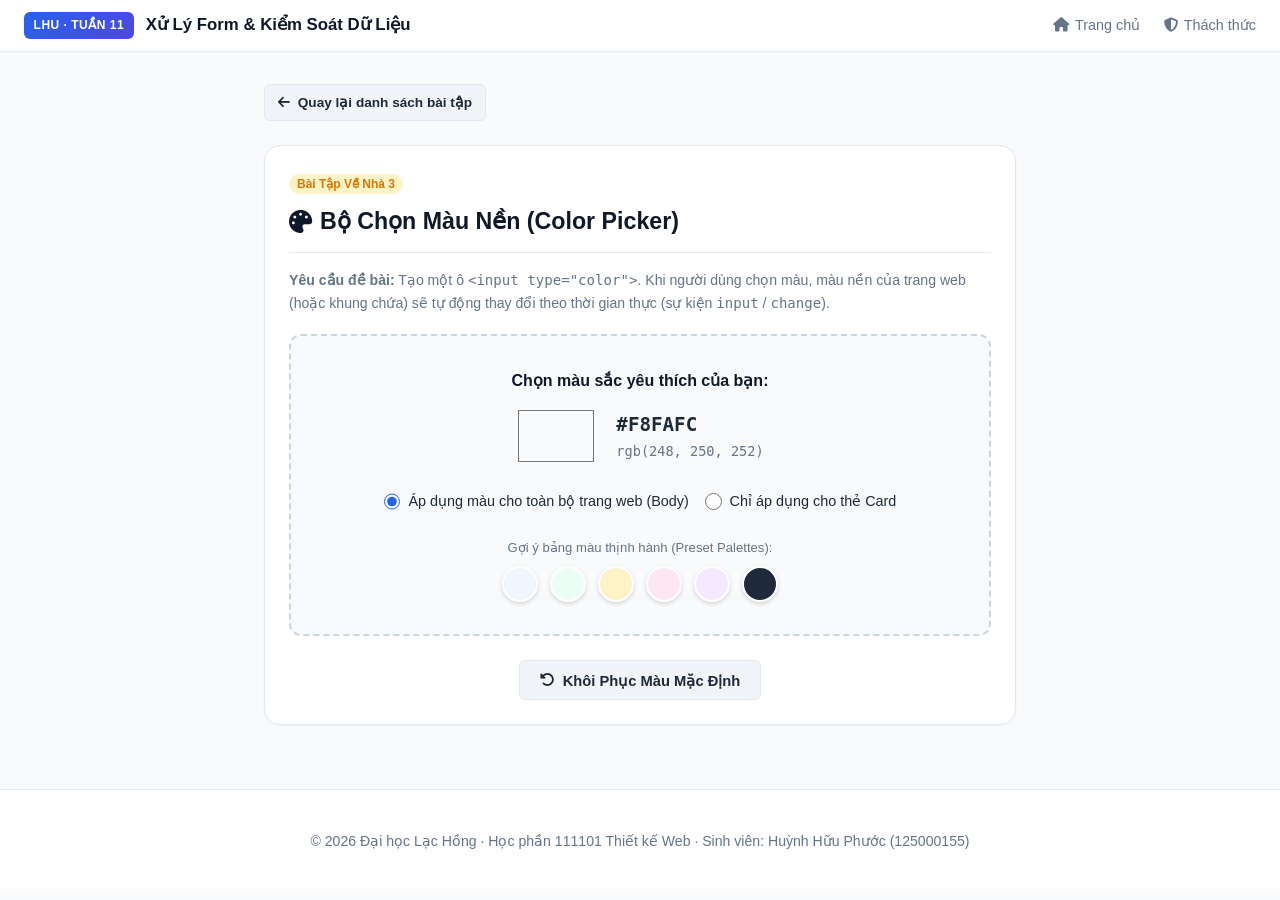
<file: homework/bai3.html>
<!DOCTYPE html>
<html lang="vi">
<head>
  <meta charset="UTF-8">
  <meta name="viewport" content="width=device-width, initial-scale=1.0">
  <title>Bài 3: Bộ chọn màu nền (Color Picker)</title>
  <link rel="stylesheet" href="../assets/css/style.css">
  <link rel="stylesheet" href="https://cdnjs.cloudflare.com/ajax/libs/font-awesome/6.5.1/css/all.min.css">
  <style>
    .color-swatch-btn {
      width: 36px;
      height: 36px;
      border-radius: 50%;
      border: 2px solid #ffffff;
      box-shadow: 0 2px 4px rgba(0,0,0,0.15);
      cursor: pointer;
      transition: transform 0.2s;
    }
    .color-swatch-btn:hover {
      transform: scale(1.15);
    }
  </style>
</head>
<body id="dynamicPageBody">

  <!-- Top Navbar -->
  <nav class="top-navbar" style="background: rgba(255, 255, 255, 0.95);">
    <div class="brand-info">
      <span class="brand-badge">LHU · TUẦN 11</span>
      <span class="brand-title">Xử Lý Form & Kiểm Soát Dữ Liệu</span>
    </div>
    <div class="nav-links">
      <a href="../index.html" class="nav-link"><i class="fa-solid fa-house"></i> Trang chủ</a>
      <a href="../challenge/the_secure_form.html" class="nav-link"><i class="fa-solid fa-shield-halved"></i> Thách thức</a>
    </div>
  </nav>

  <div class="main-container" style="max-width: 800px;">
    
    <div style="margin-bottom: 1.5rem;">
      <a href="../index.html#homework" class="btn btn-secondary" style="padding: 0.4rem 0.8rem; font-size: 0.85rem;">
        <i class="fa-solid fa-arrow-left"></i> Quay lại danh sách bài tập
      </a>
    </div>

    <div class="card" id="mainPickerCard">
      <div class="card-header">
        <div>
          <span class="card-badge badge-homework">Bài Tập Về Nhà 3</span>
          <h1 class="card-title" style="font-size: 1.45rem; margin-top: 0.5rem;">
            <i class="fa-solid fa-palette text-accent"></i> Bộ Chọn Màu Nền (Color Picker)
          </h1>
        </div>
      </div>

      <div class="card-desc">
        <p><strong>Yêu cầu đề bài:</strong> Tạo một ô <code>&lt;input type="color"&gt;</code>. Khi người dùng chọn màu, màu nền của trang web (hoặc khung chứa) sẽ tự động thay đổi theo thời gian thực (sự kiện <code>input</code> / <code>change</code>).</p>
      </div>

      <!-- Color Picker UI -->
      <div style="display: flex; flex-direction: column; align-items: center; justify-content: center; padding: 2rem; background: #f8fafc; border: 2px dashed #cbd5e1; border-radius: 12px; margin-bottom: 1.5rem;">
        
        <label for="bgColorPicker" style="font-size: 1rem; font-weight: 700; margin-bottom: 0.75rem; color: var(--dark);">
          Chọn màu sắc yêu thích của bạn:
        </label>

        <div style="display: flex; align-items: center; gap: 1.25rem;">
          <input type="color" id="bgColorPicker" value="#f8fafc" style="width: 80px; height: 60px; border: none; cursor: pointer; border-radius: 8px; background: transparent;">
          <div>
            <div style="font-size: 1.2rem; font-weight: 800; font-family: var(--font-mono);" id="hexValue">#F8FAFC</div>
            <div style="font-size: 0.85rem; color: var(--text-muted); font-family: var(--font-mono);" id="rgbValue">rgb(248, 250, 252)</div>
          </div>
        </div>

        <!-- Target switch: Toàn trang or Thẻ Card -->
        <div style="margin-top: 1.5rem; display: flex; gap: 1rem; align-items: center;">
          <label class="custom-control">
            <input type="radio" name="applyTarget" value="body" checked>
            <span>Áp dụng màu cho toàn bộ trang web (Body)</span>
          </label>
          <label class="custom-control">
            <input type="radio" name="applyTarget" value="card">
            <span>Chỉ áp dụng cho thẻ Card</span>
          </label>
        </div>

        <!-- Color Palette Presets -->
        <div style="margin-top: 1.5rem; text-align: center;">
          <span style="font-size: 0.82rem; color: var(--text-muted); display: block; margin-bottom: 0.5rem;">Gợi ý bảng màu thịnh hành (Preset Palettes):</span>
          <div style="display: flex; gap: 0.75rem; justify-content: center; flex-wrap: wrap;">
            <button type="button" class="color-swatch-btn" style="background: #eff6ff;" onclick="pickPreset('#eff6ff')"></button>
            <button type="button" class="color-swatch-btn" style="background: #ecfdf5;" onclick="pickPreset('#ecfdf5')"></button>
            <button type="button" class="color-swatch-btn" style="background: #fef3c7;" onclick="pickPreset('#fef3c7')"></button>
            <button type="button" class="color-swatch-btn" style="background: #fce7f3;" onclick="pickPreset('#fce7f3')"></button>
            <button type="button" class="color-swatch-btn" style="background: #f3e8ff;" onclick="pickPreset('#f3e8ff')"></button>
            <button type="button" class="color-swatch-btn" style="background: #1e293b;" onclick="pickPreset('#1e293b')"></button>
          </div>
        </div>

      </div>

      <div style="display: flex; justify-content: center;">
        <button type="button" id="resetColorBtn" class="btn btn-secondary">
          <i class="fa-solid fa-rotate-left"></i> Khôi Phục Màu Mặc Định
        </button>
      </div>

    </div>

  </div>

  <footer class="app-footer" style="background: rgba(255, 255, 255, 0.9);">
    <p>© 2026 Đại học Lạc Hồng · Học phần 111101 Thiết kế Web · Sinh viên: Huỳnh Hữu Phước (125000155)</p>
  </footer>

  <script>
    const colorPicker = document.getElementById('bgColorPicker');
    const hexValue = document.getElementById('hexValue');
    const rgbValue = document.getElementById('rgbValue');
    const bodyElem = document.body;
    const cardElem = document.getElementById('mainPickerCard');
    const resetBtn = document.getElementById('resetColorBtn');

    function hexToRgb(hex) {
      let c = hex.replace('#', '');
      if (c.length === 3) c = c.split('').map(x => x + x).join('');
      const num = parseInt(c, 16);
      return `rgb(${num >> 16}, ${(num >> 8) & 255}, ${num & 255})`;
    }

    function applyColor(color) {
      colorPicker.value = color;
      hexValue.textContent = color.toUpperCase();
      rgbValue.textContent = hexToRgb(color);

      const target = document.querySelector('input[name="applyTarget"]:checked').value;
      if (target === 'body') {
        bodyElem.style.backgroundColor = color;
        cardElem.style.backgroundColor = '#ffffff';
      } else {
        cardElem.style.backgroundColor = color;
        bodyElem.style.backgroundColor = '#f8fafc';
      }
    }

    colorPicker.addEventListener('input', function(e) {
      applyColor(e.target.value);
    });

    document.querySelectorAll('input[name="applyTarget"]').forEach(r => {
      r.addEventListener('change', () => applyColor(colorPicker.value));
    });

    function pickPreset(color) {
      applyColor(color);
    }

    resetBtn.addEventListener('click', function() {
      applyColor('#f8fafc');
      bodyElem.style.backgroundColor = '#f8fafc';
      cardElem.style.backgroundColor = '#ffffff';
    });
  </script>

</body>
</html>
</file>
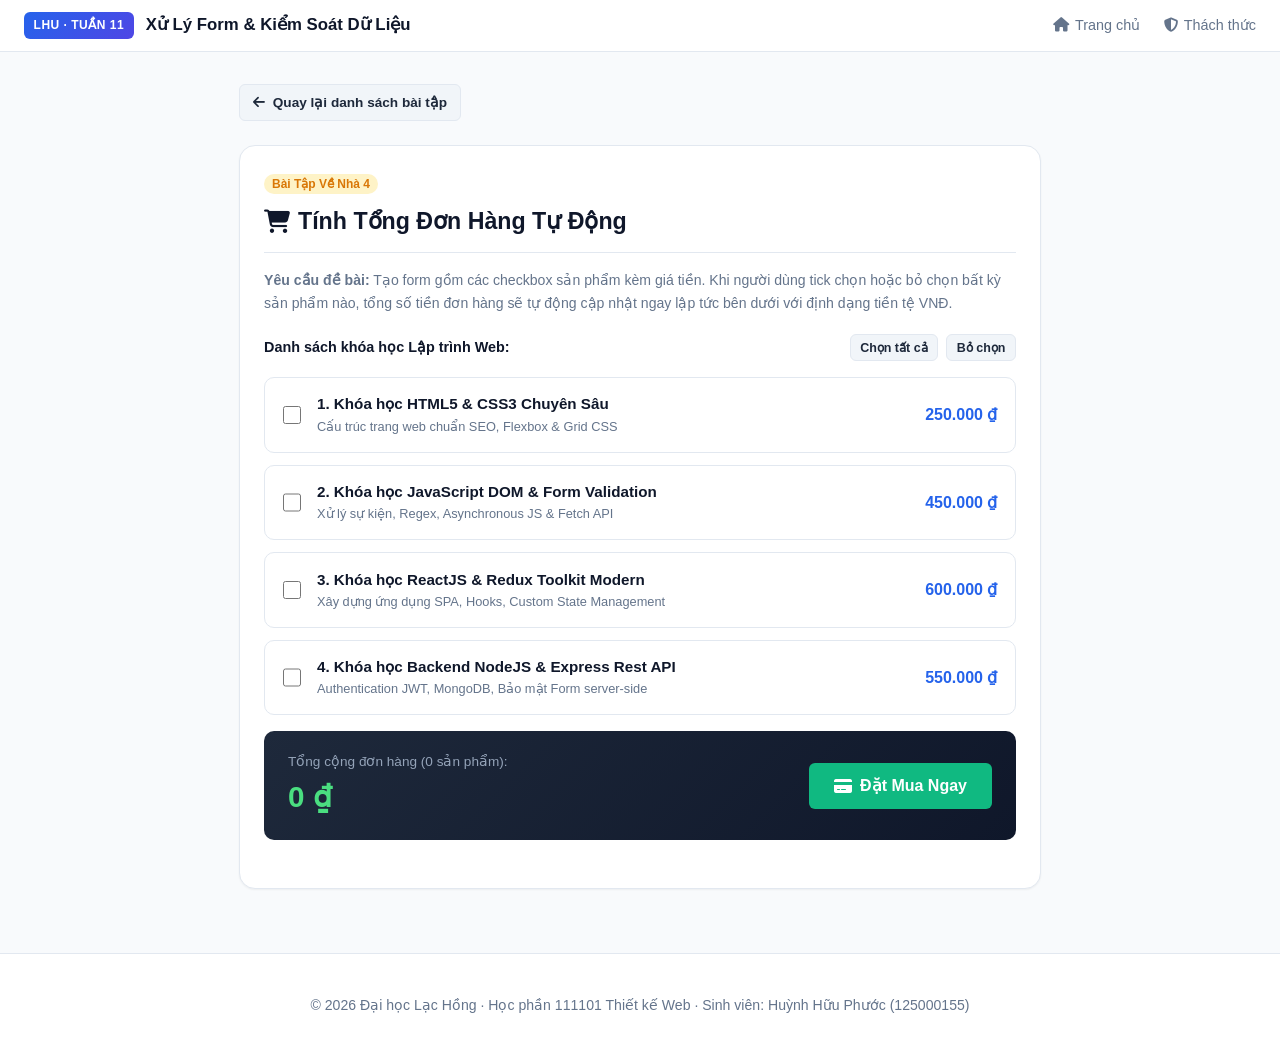
<file: homework/bai4.html>
<!DOCTYPE html>
<html lang="vi">
<head>
  <meta charset="UTF-8">
  <meta name="viewport" content="width=device-width, initial-scale=1.0">
  <title>Bài 4: Tính tổng đơn hàng tự động</title>
  <link rel="stylesheet" href="../assets/css/style.css">
  <link rel="stylesheet" href="https://cdnjs.cloudflare.com/ajax/libs/font-awesome/6.5.1/css/all.min.css">
  <style>
    .product-item {
      display: flex;
      align-items: center;
      justify-content: space-between;
      padding: 0.9rem 1.1rem;
      border: 1.5px solid var(--border-card);
      border-radius: var(--radius-md);
      margin-bottom: 0.75rem;
      transition: all 0.2s ease;
      background: #ffffff;
      cursor: pointer;
    }
    .product-item:hover {
      border-color: var(--primary);
      background: #f8fafc;
    }
    .product-item.selected {
      border-color: var(--primary);
      background: #eff6ff;
    }
    .product-meta {
      display: flex;
      align-items: center;
      gap: 1rem;
    }
    .product-title {
      font-weight: 600;
      font-size: 0.95rem;
      color: var(--dark);
    }
    .product-desc {
      font-size: 0.8rem;
      color: var(--text-muted);
    }
    .product-price {
      font-weight: 700;
      color: var(--primary);
      font-size: 1rem;
    }
  </style>
</head>
<body>

  <!-- Top Navbar -->
  <nav class="top-navbar">
    <div class="brand-info">
      <span class="brand-badge">LHU · TUẦN 11</span>
      <span class="brand-title">Xử Lý Form & Kiểm Soát Dữ Liệu</span>
    </div>
    <div class="nav-links">
      <a href="../index.html" class="nav-link"><i class="fa-solid fa-house"></i> Trang chủ</a>
      <a href="../challenge/the_secure_form.html" class="nav-link"><i class="fa-solid fa-shield-halved"></i> Thách thức</a>
    </div>
  </nav>

  <div class="main-container" style="max-width: 850px;">
    
    <div style="margin-bottom: 1.5rem;">
      <a href="../index.html#homework" class="btn btn-secondary" style="padding: 0.4rem 0.8rem; font-size: 0.85rem;">
        <i class="fa-solid fa-arrow-left"></i> Quay lại danh sách bài tập
      </a>
    </div>

    <div class="card">
      <div class="card-header">
        <div>
          <span class="card-badge badge-homework">Bài Tập Về Nhà 4</span>
          <h1 class="card-title" style="font-size: 1.45rem; margin-top: 0.5rem;">
            <i class="fa-solid fa-cart-shopping text-success"></i> Tính Tổng Đơn Hàng Tự Động
          </h1>
        </div>
      </div>

      <div class="card-desc">
        <p><strong>Yêu cầu đề bài:</strong> Tạo form gồm các checkbox sản phẩm kèm giá tiền. Khi người dùng tick chọn hoặc bỏ chọn bất kỳ sản phẩm nào, tổng số tiền đơn hàng sẽ tự động cập nhật ngay lập tức bên dưới với định dạng tiền tệ VNĐ.</p>
      </div>

      <div style="display: flex; justify-content: space-between; align-items: center; margin-bottom: 1rem;">
        <span style="font-size: 0.9rem; font-weight: 600; color: var(--dark);">Danh sách khóa học Lập trình Web:</span>
        <div style="display: flex; gap: 0.5rem;">
          <button type="button" id="selectAllBtn" class="btn btn-secondary" style="padding: 0.3rem 0.6rem; font-size: 0.78rem;">
            Chọn tất cả
          </button>
          <button type="button" id="deselectAllBtn" class="btn btn-secondary" style="padding: 0.3rem 0.6rem; font-size: 0.78rem;">
            Bỏ chọn
          </button>
        </div>
      </div>

      <!-- Product List Form -->
      <form id="orderForm" style="margin-bottom: 1.5rem;">
        
        <!-- Item 1 -->
        <label class="product-item">
          <div class="product-meta">
            <input type="checkbox" name="product" value="HTML5 & CSS3 Cơ Bản" data-price="250000" style="width: 1.15rem; height: 1.15rem; accent-color: var(--primary);">
            <div>
              <div class="product-title">1. Khóa học HTML5 & CSS3 Chuyên Sâu</div>
              <div class="product-desc">Cấu trúc trang web chuẩn SEO, Flexbox & Grid CSS</div>
            </div>
          </div>
          <div class="product-price">250.000 ₫</div>
        </label>

        <!-- Item 2 -->
        <label class="product-item">
          <div class="product-meta">
            <input type="checkbox" name="product" value="JavaScript & DOM Nâng Cao" data-price="450000" style="width: 1.15rem; height: 1.15rem; accent-color: var(--primary);">
            <div>
              <div class="product-title">2. Khóa học JavaScript DOM & Form Validation</div>
              <div class="product-desc">Xử lý sự kiện, Regex, Asynchronous JS & Fetch API</div>
            </div>
          </div>
          <div class="product-price">450.000 ₫</div>
        </label>

        <!-- Item 3 -->
        <label class="product-item">
          <div class="product-meta">
            <input type="checkbox" name="product" value="ReactJS & Redux Toolkit" data-price="600000" style="width: 1.15rem; height: 1.15rem; accent-color: var(--primary);">
            <div>
              <div class="product-title">3. Khóa học ReactJS & Redux Toolkit Modern</div>
              <div class="product-desc">Xây dựng ứng dụng SPA, Hooks, Custom State Management</div>
            </div>
          </div>
          <div class="product-price">600.000 ₫</div>
        </label>

        <!-- Item 4 -->
        <label class="product-item">
          <div class="product-meta">
            <input type="checkbox" name="product" value="Backend NodeJS & MongoDB" data-price="550000" style="width: 1.15rem; height: 1.15rem; accent-color: var(--primary);">
            <div>
              <div class="product-title">4. Khóa học Backend NodeJS & Express Rest API</div>
              <div class="product-desc">Authentication JWT, MongoDB, Bảo mật Form server-side</div>
            </div>
          </div>
          <div class="product-price">550.000 ₫</div>
        </label>

        <!-- Total Calculation Box -->
        <div style="background: linear-gradient(135deg, #1e293b, #0f172a); color: #fff; padding: 1.25rem 1.5rem; border-radius: var(--radius-md); display: flex; justify-content: space-between; align-items: center; margin-top: 1rem;">
          <div>
            <div style="font-size: 0.85rem; color: #94a3b8;">Tổng cộng đơn hàng (<span id="selectedCount">0</span> sản phẩm):</div>
            <div id="totalPriceDisplay" style="font-size: 1.85rem; font-weight: 800; color: #4ade80;">0 ₫</div>
          </div>
          <button type="submit" class="btn btn-success" style="padding: 0.8rem 1.5rem; font-size: 1rem;">
            <i class="fa-solid fa-credit-card"></i> Đặt Mua Ngay
          </button>
        </div>
      </form>

      <!-- Alert -->
      <div id="orderSuccessAlert" style="display: none; padding: 1rem 1.25rem; border-radius: 8px;"></div>

    </div>

  </div>

  <footer class="app-footer">
    <p>© 2026 Đại học Lạc Hồng · Học phần 111101 Thiết kế Web · Sinh viên: Huỳnh Hữu Phước (125000155)</p>
  </footer>

  <script>
    const form = document.getElementById('orderForm');
    const checkboxes = document.querySelectorAll('input[name="product"]');
    const totalPriceDisplay = document.getElementById('totalPriceDisplay');
    const selectedCount = document.getElementById('selectedCount');
    const selectAllBtn = document.getElementById('selectAllBtn');
    const deselectAllBtn = document.getElementById('deselectAllBtn');
    const orderAlert = document.getElementById('orderSuccessAlert');

    function formatVND(amount) {
      return new Intl.NumberFormat('vi-VN', { style: 'currency', currency: 'VND' }).format(amount);
    }

    function calculateTotal() {
      let total = 0;
      let count = 0;

      checkboxes.forEach(cb => {
        const parent = cb.closest('.product-item');
        if (cb.checked) {
          total += parseInt(cb.dataset.price, 10);
          count++;
          parent.classList.add('selected');
        } else {
          parent.classList.remove('selected');
        }
      });

      selectedCount.textContent = count;
      totalPriceDisplay.textContent = formatVND(total);
      return { total, count };
    }

    checkboxes.forEach(cb => {
      cb.addEventListener('change', calculateTotal);
    });

    selectAllBtn.addEventListener('click', () => {
      checkboxes.forEach(cb => cb.checked = true);
      calculateTotal();
    });

    deselectAllBtn.addEventListener('click', () => {
      checkboxes.forEach(cb => cb.checked = false);
      calculateTotal();
    });

    form.addEventListener('submit', function(e) {
      e.preventDefault();
      const { total, count } = calculateTotal();

      if (count === 0) {
        orderAlert.style.display = 'block';
        orderAlert.style.backgroundColor = '#fef2f2';
        orderAlert.style.border = '1px solid #ef4444';
        orderAlert.style.color = '#991b1b';
        orderAlert.innerHTML = `<strong>Lỗi:</strong> Vui lòng chọn ít nhất 1 khóa học để thanh toán!`;
      } else {
        orderAlert.style.display = 'block';
        orderAlert.style.backgroundColor = '#ecfdf5';
        orderAlert.style.border = '1px solid #10b981';
        orderAlert.style.color = '#065f46';
        orderAlert.innerHTML = `<strong><i class="fa-solid fa-circle-check"></i> Đặt hàng thành công!</strong> Bạn đã đăng ký <strong>${count}</strong> khóa học với tổng số tiền <strong>${formatVND(total)}</strong>.`;
      }
    });

    // Tính toán ban đầu
    calculateTotal();
  </script>

</body>
</html>
</file>
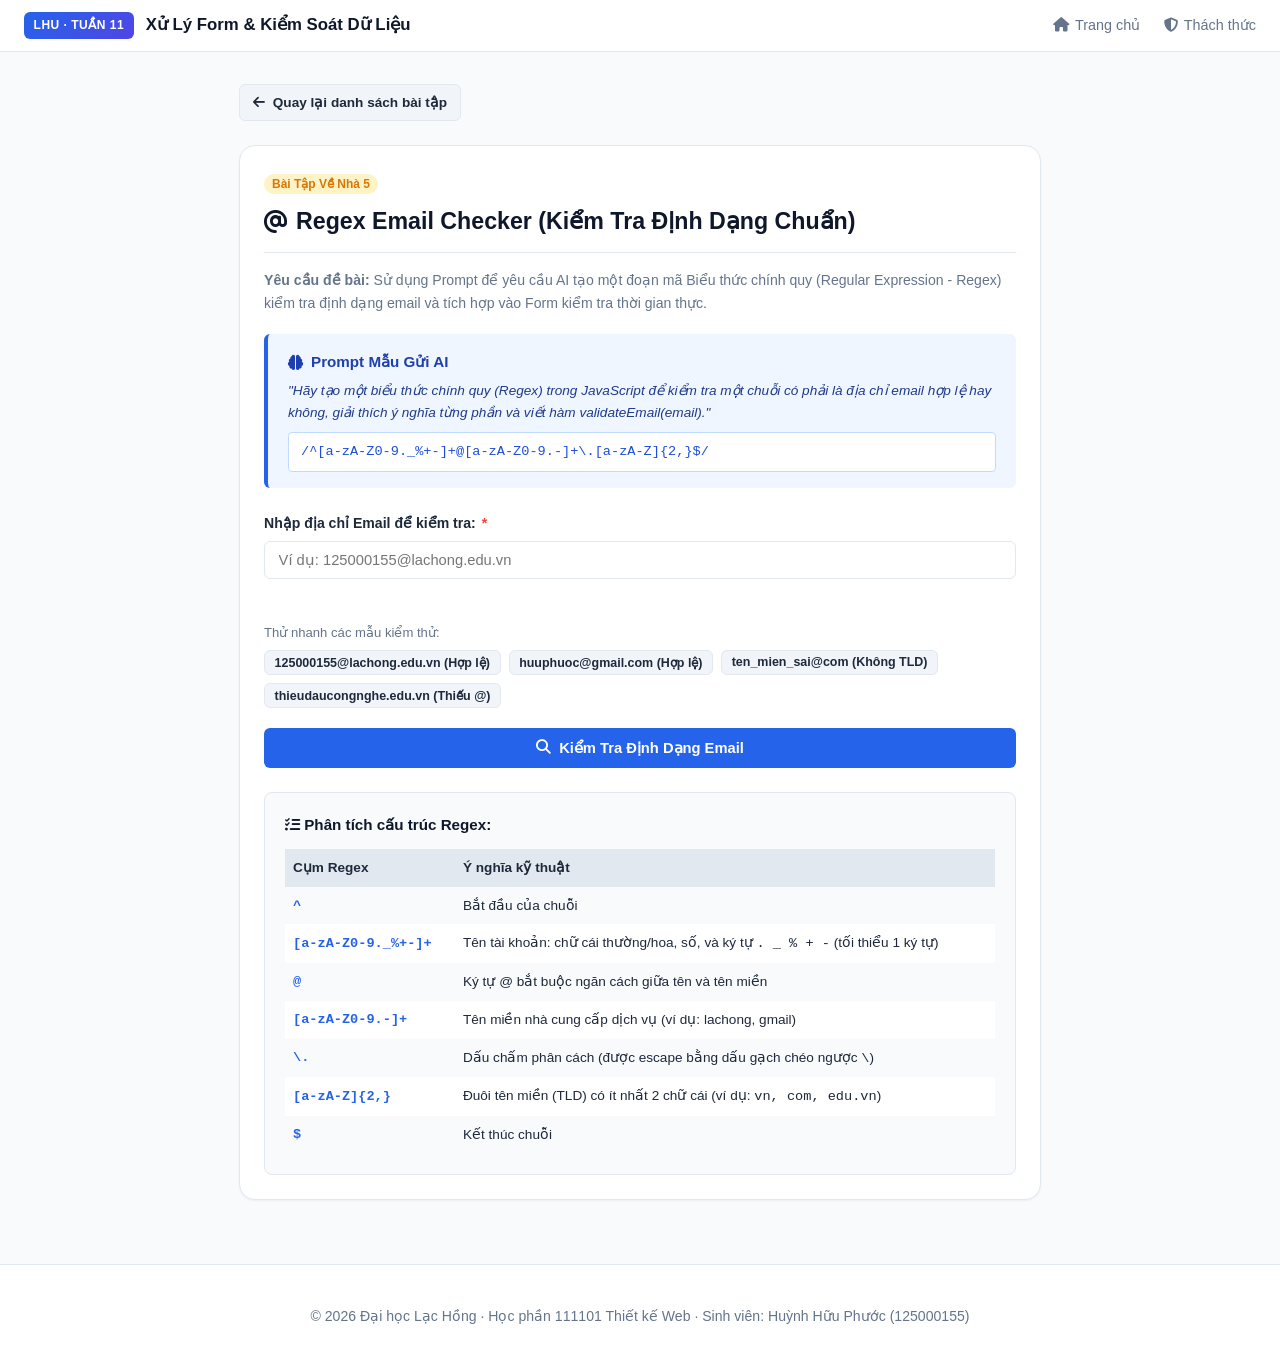
<file: homework/bai5.html>
<!DOCTYPE html>
<html lang="vi">
<head>
  <meta charset="UTF-8">
  <meta name="viewport" content="width=device-width, initial-scale=1.0">
  <title>Bài 5: Regex Email Checker - Kiểm tra định dạng Email chuẩn</title>
  <link rel="stylesheet" href="../assets/css/style.css">
  <link rel="stylesheet" href="https://cdnjs.cloudflare.com/ajax/libs/font-awesome/6.5.1/css/all.min.css">
</head>
<body>

  <!-- Top Navbar -->
  <nav class="top-navbar">
    <div class="brand-info">
      <span class="brand-badge">LHU · TUẦN 11</span>
      <span class="brand-title">Xử Lý Form & Kiểm Soát Dữ Liệu</span>
    </div>
    <div class="nav-links">
      <a href="../index.html" class="nav-link"><i class="fa-solid fa-house"></i> Trang chủ</a>
      <a href="../challenge/the_secure_form.html" class="nav-link"><i class="fa-solid fa-shield-halved"></i> Thách thức</a>
    </div>
  </nav>

  <div class="main-container" style="max-width: 850px;">
    
    <div style="margin-bottom: 1.5rem;">
      <a href="../index.html#homework" class="btn btn-secondary" style="padding: 0.4rem 0.8rem; font-size: 0.85rem;">
        <i class="fa-solid fa-arrow-left"></i> Quay lại danh sách bài tập
      </a>
    </div>

    <div class="card">
      <div class="card-header">
        <div>
          <span class="card-badge badge-homework">Bài Tập Về Nhà 5</span>
          <h1 class="card-title" style="font-size: 1.45rem; margin-top: 0.5rem;">
            <i class="fa-solid fa-at text-primary"></i> Regex Email Checker (Kiểm Tra Định Dạng Chuẩn)
          </h1>
        </div>
      </div>

      <div class="card-desc">
        <p><strong>Yêu cầu đề bài:</strong> Sử dụng Prompt để yêu cầu AI tạo một đoạn mã Biểu thức chính quy (Regular Expression - Regex) kiểm tra định dạng email và tích hợp vào Form kiểm tra thời gian thực.</p>
      </div>

      <!-- Prompt AI Card -->
      <div style="background: #eff6ff; border-left: 4px solid #2563eb; padding: 1rem 1.25rem; border-radius: 6px; margin-bottom: 1.5rem;">
        <h3 style="color: #1e40af; font-size: 0.95rem; display: flex; align-items: center; gap: 0.5rem; margin-bottom: 0.35rem;">
          <i class="fa-solid fa-brain"></i> Prompt Mẫu Gửi AI
        </h3>
        <p style="font-size: 0.85rem; color: #1e3a8a; font-style: italic; margin-bottom: 0.5rem;">
          "Hãy tạo một biểu thức chính quy (Regex) trong JavaScript để kiểm tra một chuỗi có phải là địa chỉ email hợp lệ hay không, giải thích ý nghĩa từng phần và viết hàm validateEmail(email)."
        </p>
        <div style="font-family: var(--font-mono); font-size: 0.85rem; background: #ffffff; padding: 0.5rem 0.75rem; border-radius: 4px; border: 1px solid #bfdbfe; color: #1d4ed8;">
          /^[a-zA-Z0-9._%+-]+@[a-zA-Z0-9.-]+\.[a-zA-Z]{2,}$/
        </div>
      </div>

      <!-- Live Email Tester Form -->
      <form id="emailRegexForm" novalidate style="margin-bottom: 1.5rem;">
        <div class="form-group">
          <label for="regexEmailInput" class="form-label">Nhập địa chỉ Email để kiểm tra: <span class="required">*</span></label>
          <input type="text" id="regexEmailInput" class="form-control" placeholder="Ví dụ: 125000155@lachong.edu.vn">
          <span id="regexError" class="error-msg"></span>
        </div>

        <!-- Quick Test Chips -->
        <div style="margin-bottom: 1.25rem;">
          <span style="font-size: 0.82rem; color: var(--text-muted); display: block; margin-bottom: 0.4rem;">Thử nhanh các mẫu kiểm thử:</span>
          <div style="display: flex; gap: 0.5rem; flex-wrap: wrap;">
            <button type="button" class="btn btn-secondary" style="padding: 0.25rem 0.6rem; font-size: 0.78rem;" onclick="testSample('125000155@lachong.edu.vn')">125000155@lachong.edu.vn (Hợp lệ)</button>
            <button type="button" class="btn btn-secondary" style="padding: 0.25rem 0.6rem; font-size: 0.78rem;" onclick="testSample('huuphuoc@gmail.com')">huuphuoc@gmail.com (Hợp lệ)</button>
            <button type="button" class="btn btn-secondary" style="padding: 0.25rem 0.6rem; font-size: 0.78rem;" onclick="testSample('ten_mien_sai@com')">ten_mien_sai@com (Không TLD)</button>
            <button type="button" class="btn btn-secondary" style="padding: 0.25rem 0.6rem; font-size: 0.78rem;" onclick="testSample('thieudaucongnghe.edu.vn')">thieudaucongnghe.edu.vn (Thiếu @)</button>
          </div>
        </div>

        <button type="submit" class="btn btn-primary btn-block">
          <i class="fa-solid fa-magnifying-glass"></i> Kiểm Tra Định Dạng Email
        </button>
      </form>

      <!-- Explanation Table -->
      <div style="background: #f8fafc; border: 1px solid var(--border-card); border-radius: 8px; padding: 1.25rem;">
        <h4 style="font-size: 0.95rem; margin-bottom: 0.75rem; color: var(--dark);">
          <i class="fa-solid fa-list-check"></i> Phân tích cấu trúc Regex:
        </h4>
        <table style="width: 100%; border-collapse: collapse; font-size: 0.85rem;">
          <thead>
            <tr style="background: #e2e8f0; text-align: left;">
              <th style="padding: 0.5rem;">Cụm Regex</th>
              <th style="padding: 0.5rem;">Ý nghĩa kỹ thuật</th>
            </tr>
          </thead>
          <tbody>
            <tr>
              <td style="padding: 0.5rem; font-family: var(--font-mono); font-weight: bold; color: #2563eb;">^</td>
              <td style="padding: 0.5rem;">Bắt đầu của chuỗi</td>
            </tr>
            <tr style="background: #fff;">
              <td style="padding: 0.5rem; font-family: var(--font-mono); font-weight: bold; color: #2563eb;">[a-zA-Z0-9._%+-]+</td>
              <td style="padding: 0.5rem;">Tên tài khoản: chữ cái thường/hoa, số, và ký tự <code>. _ % + -</code> (tối thiểu 1 ký tự)</td>
            </tr>
            <tr>
              <td style="padding: 0.5rem; font-family: var(--font-mono); font-weight: bold; color: #2563eb;">@</td>
              <td style="padding: 0.5rem;">Ký tự @ bắt buộc ngăn cách giữa tên và tên miền</td>
            </tr>
            <tr style="background: #fff;">
              <td style="padding: 0.5rem; font-family: var(--font-mono); font-weight: bold; color: #2563eb;">[a-zA-Z0-9.-]+</td>
              <td style="padding: 0.5rem;">Tên miền nhà cung cấp dịch vụ (ví dụ: lachong, gmail)</td>
            </tr>
            <tr>
              <td style="padding: 0.5rem; font-family: var(--font-mono); font-weight: bold; color: #2563eb;">\.</td>
              <td style="padding: 0.5rem;">Dấu chấm phân cách (được escape bằng dấu gạch chéo ngược <code>\</code>)</td>
            </tr>
            <tr style="background: #fff;">
              <td style="padding: 0.5rem; font-family: var(--font-mono); font-weight: bold; color: #2563eb;">[a-zA-Z]{2,}</td>
              <td style="padding: 0.5rem;">Đuôi tên miền (TLD) có ít nhất 2 chữ cái (ví dụ: <code>vn, com, edu.vn</code>)</td>
            </tr>
            <tr>
              <td style="padding: 0.5rem; font-family: var(--font-mono); font-weight: bold; color: #2563eb;">$</td>
              <td style="padding: 0.5rem;">Kết thúc chuỗi</td>
            </tr>
          </tbody>
        </table>
      </div>

    </div>

  </div>

  <footer class="app-footer">
    <p>© 2026 Đại học Lạc Hồng · Học phần 111101 Thiết kế Web · Sinh viên: Huỳnh Hữu Phước (125000155)</p>
  </footer>

  <script>
    const emailInput = document.getElementById('regexEmailInput');
    const regexError = document.getElementById('regexError');
    const form = document.getElementById('emailRegexForm');

    // Chuẩn biểu thức chính quy Email
    const emailRegex = /^[a-zA-Z0-9._%+-]+@[a-zA-Z0-9.-]+\.[a-zA-Z]{2,}$/;

    function validateEmailRealtime() {
      const value = emailInput.value.trim();

      if (value === '') {
        emailInput.classList.remove('input-error', 'input-success');
        regexError.textContent = 'Vui lòng nhập địa chỉ email để kiểm tra.';
        regexError.style.color = 'var(--text-muted)';
        return false;
      }

      const isValid = emailRegex.test(value);

      if (isValid) {
        emailInput.classList.remove('input-error');
        emailInput.classList.add('input-success');
        regexError.textContent = `✔ Email "${value}" ĐÚNG định dạng chuẩn quốc tế!`;
        regexError.style.color = 'var(--success)';
        return true;
      } else {
        emailInput.classList.remove('input-success');
        emailInput.classList.add('input-error');
        regexError.textContent = `❌ Email "${value}" SAI định dạng (Cần có username@domain.tld)!`;
        regexError.style.color = 'var(--danger)';
        return false;
      }
    }

    emailInput.addEventListener('input', validateEmailRealtime);

    function testSample(email) {
      emailInput.value = email;
      validateEmailRealtime();
    }

    form.addEventListener('submit', function(e) {
      e.preventDefault();
      validateEmailRealtime();
    });
  </script>

</body>
</html>
</file>
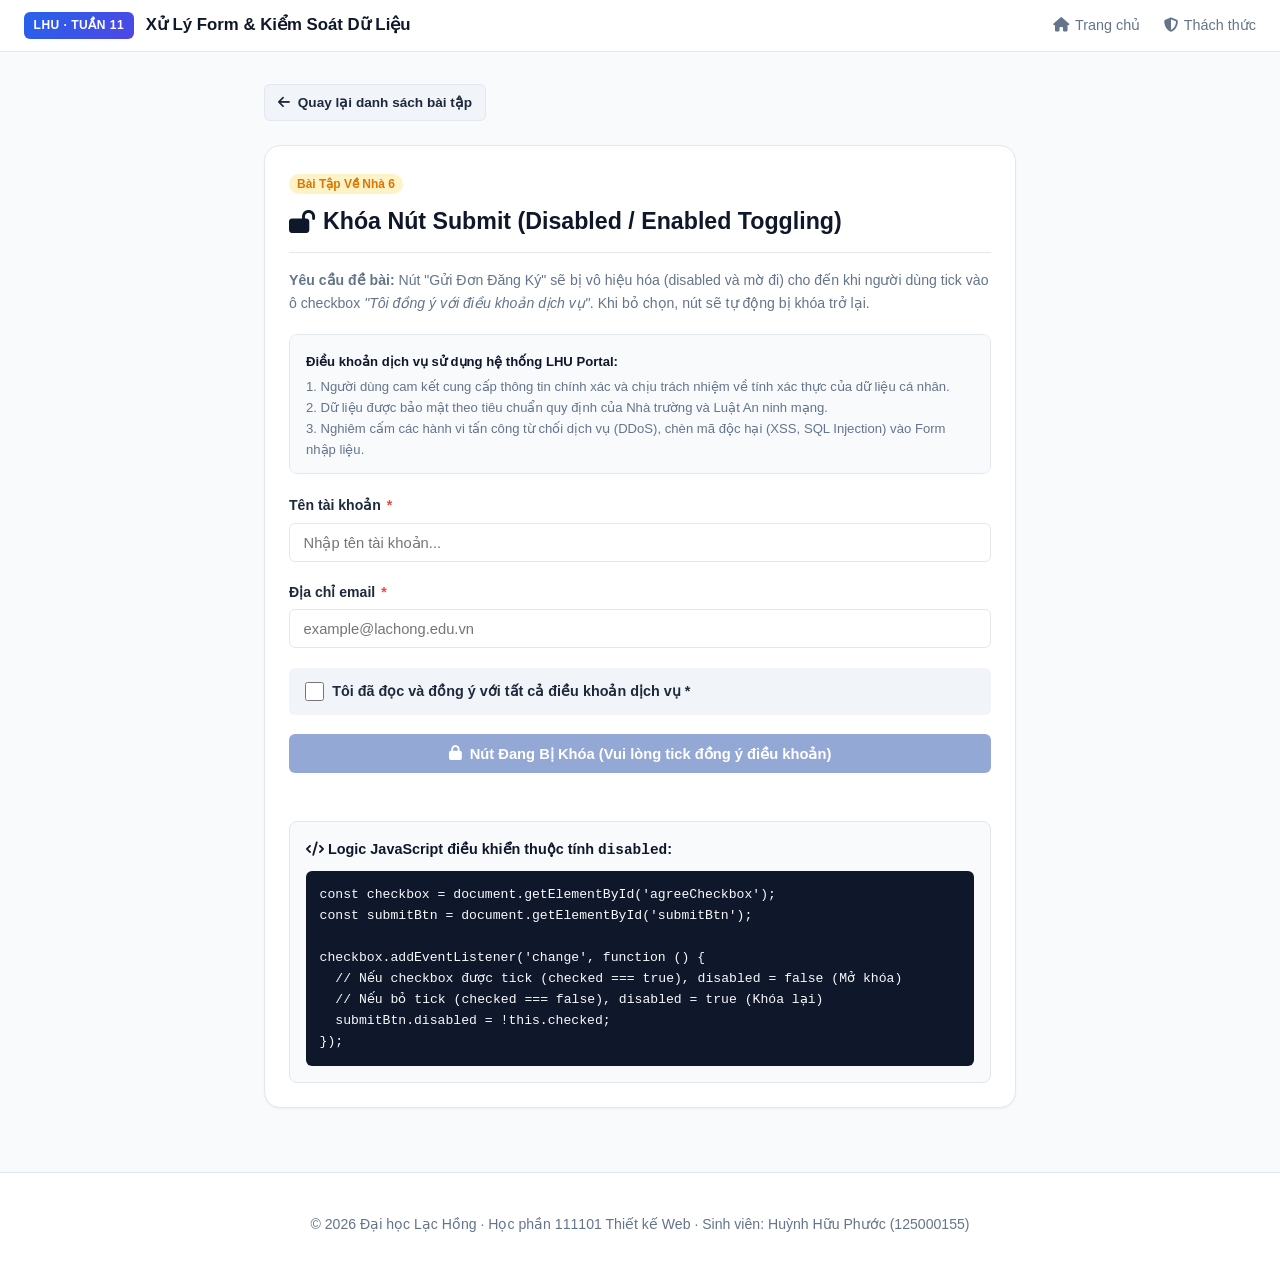
<file: homework/bai6.html>
<!DOCTYPE html>
<html lang="vi">
<head>
  <meta charset="UTF-8">
  <meta name="viewport" content="width=device-width, initial-scale=1.0">
  <title>Bài 6: Khóa nút Submit cho đến khi đồng ý điều khoản</title>
  <link rel="stylesheet" href="../assets/css/style.css">
  <link rel="stylesheet" href="https://cdnjs.cloudflare.com/ajax/libs/font-awesome/6.5.1/css/all.min.css">
</head>
<body>

  <!-- Top Navbar -->
  <nav class="top-navbar">
    <div class="brand-info">
      <span class="brand-badge">LHU · TUẦN 11</span>
      <span class="brand-title">Xử Lý Form & Kiểm Soát Dữ Liệu</span>
    </div>
    <div class="nav-links">
      <a href="../index.html" class="nav-link"><i class="fa-solid fa-house"></i> Trang chủ</a>
      <a href="../challenge/the_secure_form.html" class="nav-link"><i class="fa-solid fa-shield-halved"></i> Thách thức</a>
    </div>
  </nav>

  <div class="main-container" style="max-width: 800px;">
    
    <div style="margin-bottom: 1.5rem;">
      <a href="../index.html#homework" class="btn btn-secondary" style="padding: 0.4rem 0.8rem; font-size: 0.85rem;">
        <i class="fa-solid fa-arrow-left"></i> Quay lại danh sách bài tập
      </a>
    </div>

    <div class="card">
      <div class="card-header">
        <div>
          <span class="card-badge badge-homework">Bài Tập Về Nhà 6</span>
          <h1 class="card-title" style="font-size: 1.45rem; margin-top: 0.5rem;">
            <i class="fa-solid fa-lock-open text-primary"></i> Khóa Nút Submit (Disabled / Enabled Toggling)
          </h1>
        </div>
      </div>

      <div class="card-desc">
        <p><strong>Yêu cầu đề bài:</strong> Nút "Gửi Đơn Đăng Ký" sẽ bị vô hiệu hóa (disabled và mờ đi) cho đến khi người dùng tick vào ô checkbox <em>"Tôi đồng ý với điều khoản dịch vụ"</em>. Khi bỏ chọn, nút sẽ tự động bị khóa trở lại.</p>
      </div>

      <!-- Terms Box -->
      <div style="background: #f8fafc; border: 1px solid var(--border-card); border-radius: 8px; padding: 1rem; margin-bottom: 1.25rem; max-height: 140px; overflow-y: auto; font-size: 0.82rem; color: var(--text-muted);">
        <h4 style="color: var(--dark); margin-bottom: 0.25rem;">Điều khoản dịch vụ sử dụng hệ thống LHU Portal:</h4>
        <p>1. Người dùng cam kết cung cấp thông tin chính xác và chịu trách nhiệm về tính xác thực của dữ liệu cá nhân.</p>
        <p>2. Dữ liệu được bảo mật theo tiêu chuẩn quy định của Nhà trường và Luật An ninh mạng.</p>
        <p>3. Nghiêm cấm các hành vi tấn công từ chối dịch vụ (DDoS), chèn mã độc hại (XSS, SQL Injection) vào Form nhập liệu.</p>
      </div>

      <!-- Registration Form -->
      <form id="termsForm" style="margin-bottom: 1.5rem;">
        
        <div class="form-group">
          <label for="regUsername" class="form-label">Tên tài khoản <span class="required">*</span></label>
          <input type="text" id="regUsername" class="form-control" placeholder="Nhập tên tài khoản..." required>
        </div>

        <div class="form-group">
          <label for="regEmail" class="form-label">Địa chỉ email <span class="required">*</span></label>
          <input type="email" id="regEmail" class="form-control" placeholder="example@lachong.edu.vn" required>
        </div>

        <!-- The Checkbox that controls the button -->
        <div class="form-group" style="margin-top: 1.25rem; padding: 0.75rem 1rem; background: #f1f5f9; border-radius: 6px;">
          <label class="custom-control" style="font-weight: 600;">
            <input type="checkbox" id="agreeCheckbox" style="width: 1.2rem; height: 1.2rem;">
            <span>Tôi đã đọc và đồng ý với tất cả điều khoản dịch vụ <span class="required">*</span></span>
          </label>
        </div>

        <!-- The Submit Button initially disabled -->
        <button type="submit" id="submitBtn" class="btn btn-primary btn-block" disabled>
          <i class="fa-solid fa-lock"></i> Nút Đang Bị Khóa (Vui lòng tick đồng ý điều khoản)
        </button>

      </form>

      <!-- Status Alert -->
      <div id="termsAlert" style="display: none; padding: 1rem 1.25rem; border-radius: 8px;"></div>

      <!-- Core JS explanation -->
      <div style="margin-top: 1.5rem; background: #f8fafc; border: 1px solid var(--border-card); border-radius: 8px; padding: 1rem;">
        <h4 style="font-size: 0.9rem; margin-bottom: 0.5rem; color: var(--dark);">
          <i class="fa-solid fa-code"></i> Logic JavaScript điều khiển thuộc tính <code>disabled</code>:
        </h4>
        <pre style="background: #0f172a; color: #f8fafc; padding: 0.85rem; border-radius: 6px; font-size: 0.82rem; overflow-x: auto;"><code>const checkbox = document.getElementById('agreeCheckbox');
const submitBtn = document.getElementById('submitBtn');

checkbox.addEventListener('change', function () {
  // Nếu checkbox được tick (checked === true), disabled = false (Mở khóa)
  // Nếu bỏ tick (checked === false), disabled = true (Khóa lại)
  submitBtn.disabled = !this.checked;
});</code></pre>
      </div>

    </div>

  </div>

  <footer class="app-footer">
    <p>© 2026 Đại học Lạc Hồng · Học phần 111101 Thiết kế Web · Sinh viên: Huỳnh Hữu Phước (125000155)</p>
  </footer>

  <script>
    const agreeCheckbox = document.getElementById('agreeCheckbox');
    const submitBtn = document.getElementById('submitBtn');
    const form = document.getElementById('termsForm');
    const termsAlert = document.getElementById('termsAlert');

    agreeCheckbox.addEventListener('change', function() {
      if (this.checked) {
        submitBtn.disabled = false;
        submitBtn.innerHTML = `<i class="fa-solid fa-check"></i> Đã Mở Khóa! Gửi Đơn Đăng Ký Ngay`;
        submitBtn.classList.remove('disabled');
      } else {
        submitBtn.disabled = true;
        submitBtn.innerHTML = `<i class="fa-solid fa-lock"></i> Nút Đang Bị Khóa (Vui lòng tick đồng ý điều khoản)`;
        submitBtn.classList.add('disabled');
      }
    });

    form.addEventListener('submit', function(e) {
      e.preventDefault();
      
      termsAlert.style.display = 'block';
      termsAlert.style.backgroundColor = '#ecfdf5';
      termsAlert.style.border = '1px solid #10b981';
      termsAlert.style.color = '#065f46';
      termsAlert.innerHTML = `<strong><i class="fa-solid fa-circle-check"></i> Đăng ký thành công!</strong> Tài khoản của bạn đã được tiếp nhận và xử lý hợp lệ.`;
      
      form.reset();
      submitBtn.disabled = true;
      submitBtn.innerHTML = `<i class="fa-solid fa-lock"></i> Nút Đang Bị Khóa (Vui lòng tick đồng ý điều khoản)`;
    });
  </script>

</body>
</html>
</file>
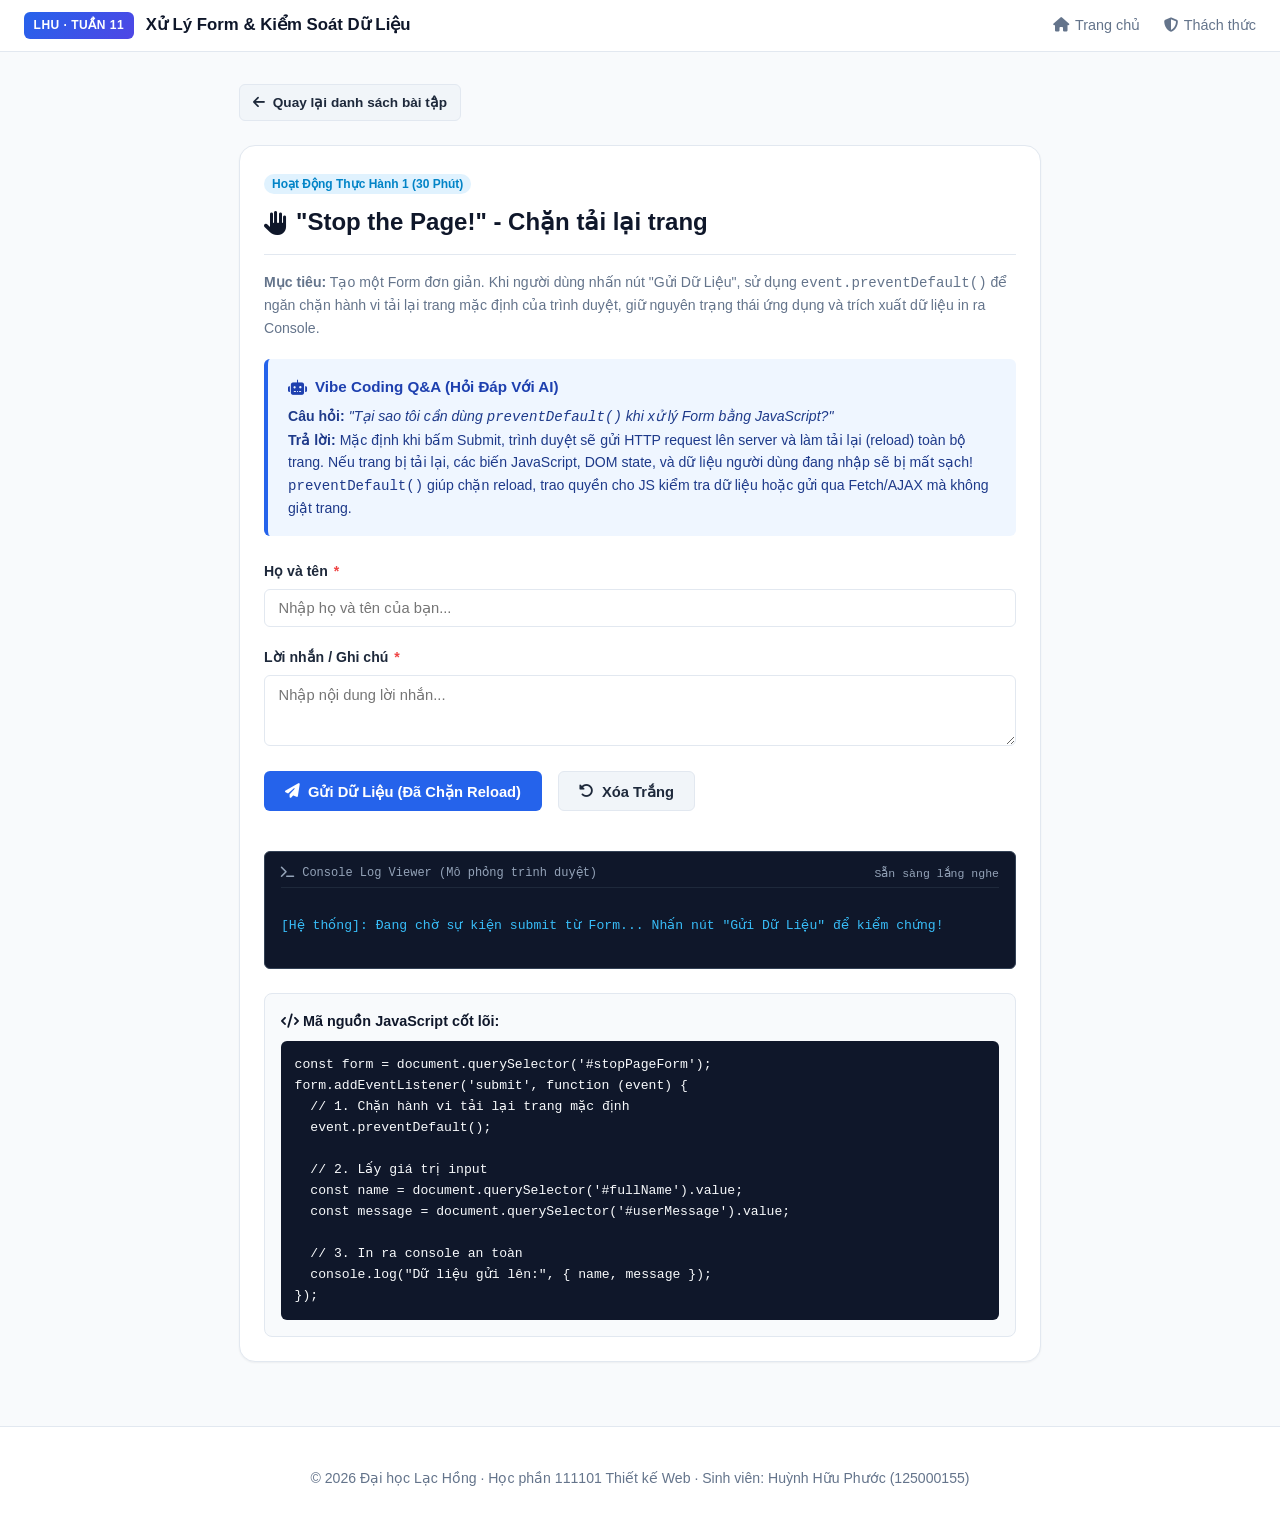
<file: in-class/hoatdong1.html>
<!DOCTYPE html>
<html lang="vi">
<head>
  <meta charset="UTF-8">
  <meta name="viewport" content="width=device-width, initial-scale=1.0">
  <title>Hoạt động 1: Stop the Page! - Chặn tải lại trang</title>
  <link rel="stylesheet" href="../assets/css/style.css">
  <link rel="stylesheet" href="https://cdnjs.cloudflare.com/ajax/libs/font-awesome/6.5.1/css/all.min.css">
</head>
<body>

  <!-- Top Navbar -->
  <nav class="top-navbar">
    <div class="brand-info">
      <span class="brand-badge">LHU · TUẦN 11</span>
      <span class="brand-title">Xử Lý Form & Kiểm Soát Dữ Liệu</span>
    </div>
    <div class="nav-links">
      <a href="../index.html" class="nav-link"><i class="fa-solid fa-house"></i> Trang chủ</a>
      <a href="../challenge/the_secure_form.html" class="nav-link"><i class="fa-solid fa-shield-halved"></i> Thách thức</a>
    </div>
  </nav>

  <div class="main-container" style="max-width: 850px;">
    
    <div style="margin-bottom: 1.5rem;">
      <a href="../index.html#inclass" class="btn btn-secondary" style="padding: 0.4rem 0.8rem; font-size: 0.85rem;">
        <i class="fa-solid fa-arrow-left"></i> Quay lại danh sách bài tập
      </a>
    </div>

    <div class="card">
      <div class="card-header">
        <div>
          <span class="card-badge badge-inclass">Hoạt Động Thực Hành 1 (30 Phút)</span>
          <h1 class="card-title" style="font-size: 1.5rem; margin-top: 0.5rem;">
            <i class="fa-solid fa-hand text-danger"></i> "Stop the Page!" - Chặn tải lại trang
          </h1>
        </div>
      </div>

      <div class="card-desc">
        <p><strong>Mục tiêu:</strong> Tạo một Form đơn giản. Khi người dùng nhấn nút "Gửi Dữ Liệu", sử dụng <code>event.preventDefault()</code> để ngăn chặn hành vi tải lại trang mặc định của trình duyệt, giữ nguyên trạng thái ứng dụng và trích xuất dữ liệu in ra Console.</p>
      </div>

      <!-- Vibe Coding Insight Box -->
      <div style="background: #eff6ff; border-left: 4px solid #2563eb; padding: 1rem 1.25rem; border-radius: 6px; margin-bottom: 1.5rem;">
        <h3 style="color: #1e40af; font-size: 0.95rem; display: flex; align-items: center; gap: 0.5rem; margin-bottom: 0.35rem;">
          <i class="fa-solid fa-robot"></i> Vibe Coding Q&A (Hỏi Đáp Với AI)
        </h3>
        <p style="font-size: 0.88rem; color: #1e3a8a;">
          <strong>Câu hỏi:</strong> <em>"Tại sao tôi cần dùng <code>preventDefault()</code> khi xử lý Form bằng JavaScript?"</em><br>
          <strong>Trả lời:</strong> Mặc định khi bấm Submit, trình duyệt sẽ gửi HTTP request lên server và làm tải lại (reload) toàn bộ trang. Nếu trang bị tải lại, các biến JavaScript, DOM state, và dữ liệu người dùng đang nhập sẽ bị mất sạch! <code>preventDefault()</code> giúp chặn reload, trao quyền cho JS kiểm tra dữ liệu hoặc gửi qua Fetch/AJAX mà không giật trang.
        </p>
      </div>

      <!-- Interactive Form -->
      <form id="stopPageForm" style="margin-bottom: 1.5rem;">
        <div class="form-group">
          <label for="fullName" class="form-label">Họ và tên <span class="required">*</span></label>
          <input type="text" id="fullName" class="form-control" placeholder="Nhập họ và tên của bạn..." required>
        </div>

        <div class="form-group">
          <label for="userMessage" class="form-label">Lời nhắn / Ghi chú <span class="required">*</span></label>
          <textarea id="userMessage" class="form-control" rows="3" placeholder="Nhập nội dung lời nhắn..." required></textarea>
        </div>

        <div style="display: flex; gap: 1rem; align-items: center;">
          <button type="submit" class="btn btn-primary">
            <i class="fa-solid fa-paper-plane"></i> Gửi Dữ Liệu (Đã Chặn Reload)
          </button>
          <button type="button" id="clearBtn" class="btn btn-secondary">
            <i class="fa-solid fa-rotate-left"></i> Xóa Trắng
          </button>
        </div>
      </form>

      <!-- Live Console Simulator -->
      <div class="console-box">
        <div class="console-header">
          <span><i class="fa-solid fa-terminal"></i> Console Log Viewer (Mô phỏng trình duyệt)</span>
          <span id="logTimestamp" style="font-size: 0.72rem;">Sẵn sàng lắng nghe</span>
        </div>
        <div id="consoleOutput" class="console-log">
<span class="log-info">[Hệ thống]: Đang chờ sự kiện submit từ Form... Nhấn nút "Gửi Dữ Liệu" để kiểm chứng!</span>
        </div>
      </div>

      <!-- Source Code Explanation -->
      <div style="margin-top: 1.5rem; background: #f8fafc; border: 1px solid var(--border-card); border-radius: 8px; padding: 1rem;">
        <h4 style="font-size: 0.9rem; margin-bottom: 0.5rem; color: var(--dark);">
          <i class="fa-solid fa-code"></i> Mã nguồn JavaScript cốt lõi:
        </h4>
        <pre style="background: #0f172a; color: #f8fafc; padding: 0.85rem; border-radius: 6px; font-size: 0.82rem; overflow-x: auto;"><code>const form = document.querySelector('#stopPageForm');
form.addEventListener('submit', function (event) {
  // 1. Chặn hành vi tải lại trang mặc định
  event.preventDefault();

  // 2. Lấy giá trị input
  const name = document.querySelector('#fullName').value;
  const message = document.querySelector('#userMessage').value;

  // 3. In ra console an toàn
  console.log("Dữ liệu gửi lên:", { name, message });
});</code></pre>
      </div>

    </div>

  </div>

  <footer class="app-footer">
    <p>© 2026 Đại học Lạc Hồng · Học phần 111101 Thiết kế Web · Sinh viên: Huỳnh Hữu Phước (125000155)</p>
  </footer>

  <script>
    const form = document.getElementById('stopPageForm');
    const consoleOutput = document.getElementById('consoleOutput');
    const logTimestamp = document.getElementById('logTimestamp');
    const clearBtn = document.getElementById('clearBtn');

    form.addEventListener('submit', function(event) {
      // BƯỚC QUAN TRỌNG NHẤT: Chặn tải lại trang
      event.preventDefault();

      const fullName = document.getElementById('fullName').value.trim();
      const userMessage = document.getElementById('userMessage').value.trim();

      const submissionData = {
        fullName: fullName,
        userMessage: userMessage,
        submittedAt: new Date().toLocaleTimeString('vi-VN')
      };

      // In ra console thật của trình duyệt (F12)
      console.log("%c[Hoạt động 1] Dữ liệu thu thập thành công (Không reload trang):", "color: #10b981; font-weight: bold; font-size: 13px;", submissionData);

      // In trực tiếp ra console simulator trên giao diện
      logTimestamp.textContent = submissionData.submittedAt;
      consoleOutput.innerHTML = `
<span class="log-success">✔ [SUCCESS] event.preventDefault() ĐÃ CHẶN TẢI LẠI TRANG THÀNH CÔNG!</span>
<span class="log-info">Dữ liệu được in ra console.log():</span>
${JSON.stringify(submissionData, null, 2)}
      `.trim();
    });

    clearBtn.addEventListener('click', function() {
      form.reset();
      consoleOutput.innerHTML = `<span class="log-info">[Hệ thống]: Đã xóa dữ liệu form. Sẵn sàng thử lại.</span>`;
    });
  </script>

</body>
</html>
</file>
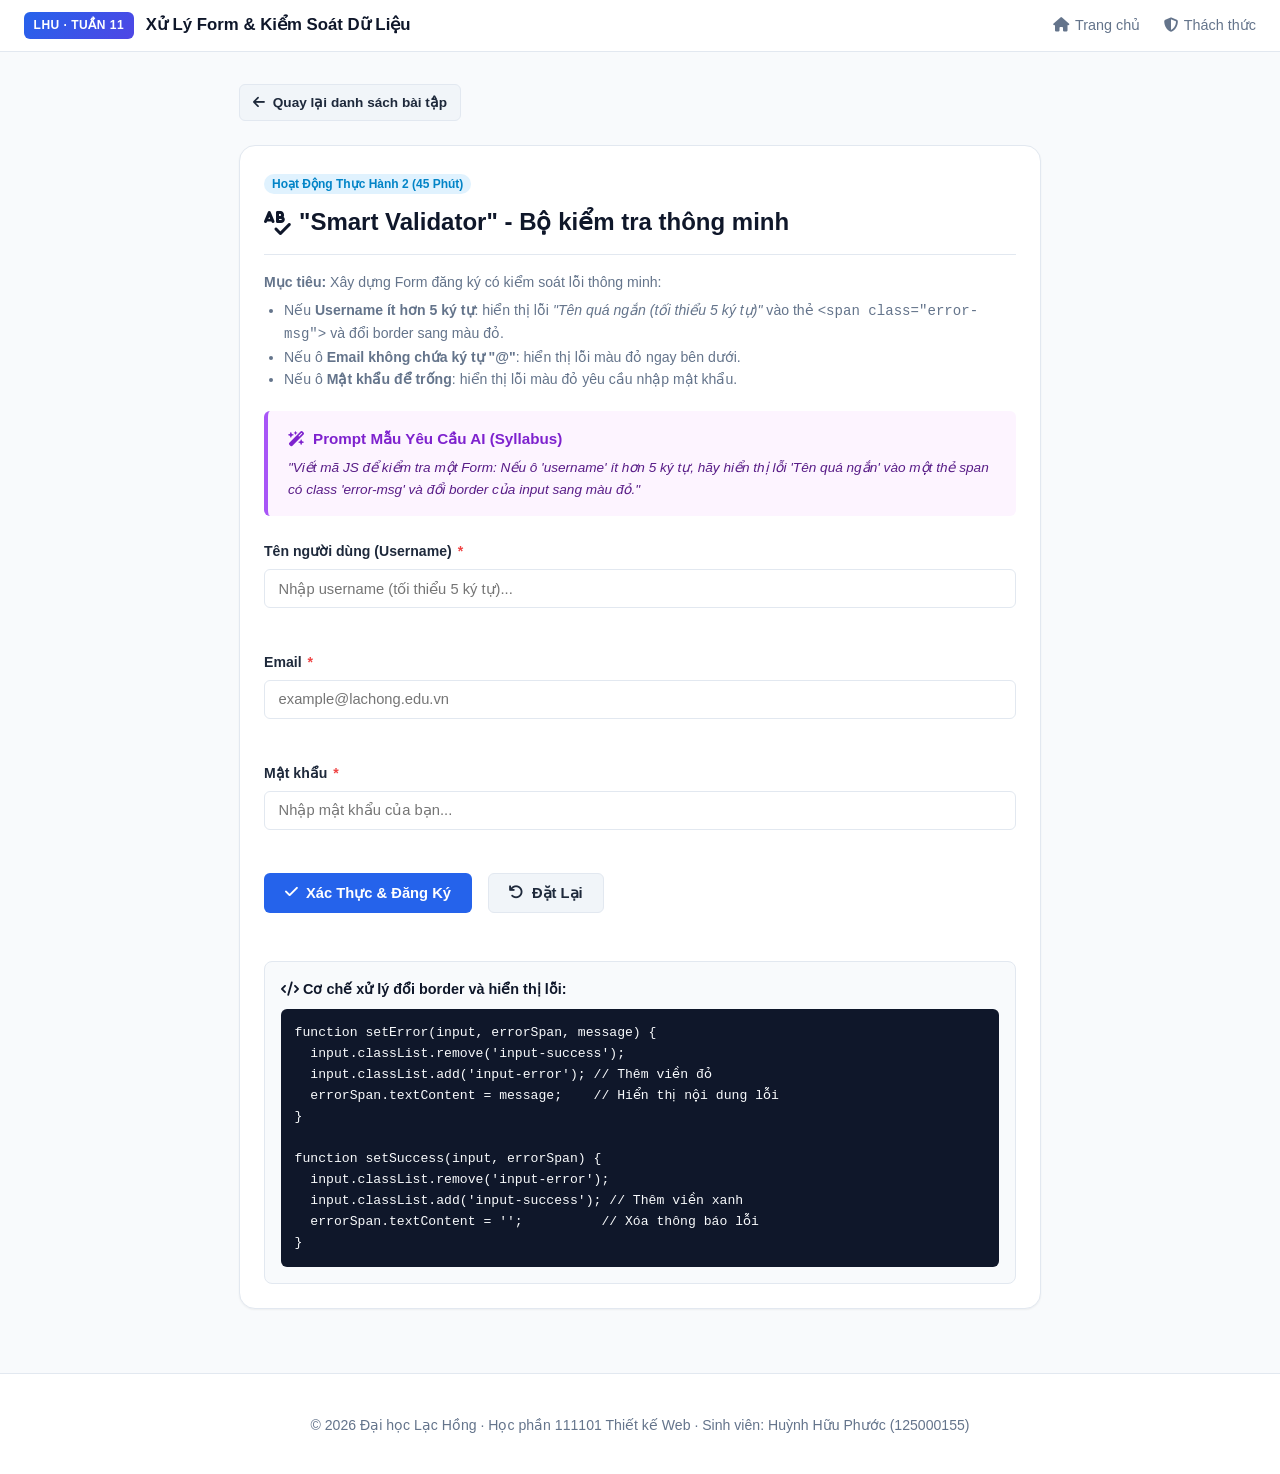
<file: in-class/hoatdong2.html>
<!DOCTYPE html>
<html lang="vi">
<head>
  <meta charset="UTF-8">
  <meta name="viewport" content="width=device-width, initial-scale=1.0">
  <title>Hoạt động 2: Smart Validator - Bộ kiểm tra thông minh</title>
  <link rel="stylesheet" href="../assets/css/style.css">
  <link rel="stylesheet" href="https://cdnjs.cloudflare.com/ajax/libs/font-awesome/6.5.1/css/all.min.css">
</head>
<body>

  <!-- Top Navbar -->
  <nav class="top-navbar">
    <div class="brand-info">
      <span class="brand-badge">LHU · TUẦN 11</span>
      <span class="brand-title">Xử Lý Form & Kiểm Soát Dữ Liệu</span>
    </div>
    <div class="nav-links">
      <a href="../index.html" class="nav-link"><i class="fa-solid fa-house"></i> Trang chủ</a>
      <a href="../challenge/the_secure_form.html" class="nav-link"><i class="fa-solid fa-shield-halved"></i> Thách thức</a>
    </div>
  </nav>

  <div class="main-container" style="max-width: 850px;">
    
    <div style="margin-bottom: 1.5rem;">
      <a href="../index.html#inclass" class="btn btn-secondary" style="padding: 0.4rem 0.8rem; font-size: 0.85rem;">
        <i class="fa-solid fa-arrow-left"></i> Quay lại danh sách bài tập
      </a>
    </div>

    <div class="card">
      <div class="card-header">
        <div>
          <span class="card-badge badge-inclass">Hoạt Động Thực Hành 2 (45 Phút)</span>
          <h1 class="card-title" style="font-size: 1.5rem; margin-top: 0.5rem;">
            <i class="fa-solid fa-spell-check text-primary"></i> "Smart Validator" - Bộ kiểm tra thông minh
          </h1>
        </div>
      </div>

      <div class="card-desc">
        <p><strong>Mục tiêu:</strong> Xây dựng Form đăng ký có kiểm soát lỗi thông minh:
          <ul style="margin-top: 0.35rem; padding-left: 1.25rem;">
            <li>Nếu <strong>Username ít hơn 5 ký tự</strong>: hiển thị lỗi <em>"Tên quá ngắn (tối thiểu 5 ký tự)"</em> vào thẻ <code>&lt;span class="error-msg"&gt;</code> và đổi border sang màu đỏ.</li>
            <li>Nếu ô <strong>Email không chứa ký tự "@"</strong>: hiển thị lỗi màu đỏ ngay bên dưới.</li>
            <li>Nếu ô <strong>Mật khẩu để trống</strong>: hiển thị lỗi màu đỏ yêu cầu nhập mật khẩu.</li>
          </ul>
        </p>
      </div>

      <!-- AI Prompt Box as required in syllabus -->
      <div style="background: #fdf4ff; border-left: 4px solid #a855f7; padding: 1rem 1.25rem; border-radius: 6px; margin-bottom: 1.5rem;">
        <h3 style="color: #7e22ce; font-size: 0.95rem; display: flex; align-items: center; gap: 0.5rem; margin-bottom: 0.35rem;">
          <i class="fa-solid fa-wand-magic-sparkles"></i> Prompt Mẫu Yêu Cầu AI (Syllabus)
        </h3>
        <p style="font-size: 0.85rem; color: #581c87; font-style: italic;">
          "Viết mã JS để kiểm tra một Form: Nếu ô 'username' ít hơn 5 ký tự, hãy hiển thị lỗi 'Tên quá ngắn' vào một thẻ span có class 'error-msg' và đổi border của input sang màu đỏ."
        </p>
      </div>

      <!-- Registration Form -->
      <form id="smartValidatorForm" novalidate style="margin-bottom: 1.5rem;">
        
        <!-- Field 1: Username -->
        <div class="form-group">
          <label for="username" class="form-label">Tên người dùng (Username) <span class="required">*</span></label>
          <input type="text" id="username" class="form-control" placeholder="Nhập username (tối thiểu 5 ký tự)...">
          <span id="usernameError" class="error-msg"></span>
        </div>

        <!-- Field 2: Email -->
        <div class="form-group">
          <label for="email" class="form-label">Email <span class="required">*</span></label>
          <input type="email" id="email" class="form-control" placeholder="example@lachong.edu.vn">
          <span id="emailError" class="error-msg"></span>
        </div>

        <!-- Field 3: Password -->
        <div class="form-group">
          <label for="password" class="form-label">Mật khẩu <span class="required">*</span></label>
          <input type="password" id="password" class="form-control" placeholder="Nhập mật khẩu của bạn...">
          <span id="passwordError" class="error-msg"></span>
        </div>

        <div style="display: flex; gap: 1rem; align-items: center;">
          <button type="submit" class="btn btn-primary">
            <i class="fa-solid fa-check"></i> Xác Thực & Đăng Ký
          </button>
          <button type="button" id="resetBtn" class="btn btn-secondary">
            <i class="fa-solid fa-arrow-rotate-left"></i> Đặt Lại
          </button>
        </div>
      </form>

      <!-- Feedback Banner -->
      <div id="resultBanner" style="display: none; padding: 1rem 1.25rem; border-radius: 8px; font-size: 0.9rem;"></div>

      <!-- Core JS logic breakdown -->
      <div style="margin-top: 1.5rem; background: #f8fafc; border: 1px solid var(--border-card); border-radius: 8px; padding: 1rem;">
        <h4 style="font-size: 0.9rem; margin-bottom: 0.5rem; color: var(--dark);">
          <i class="fa-solid fa-code"></i> Cơ chế xử lý đổi border và hiển thị lỗi:
        </h4>
        <pre style="background: #0f172a; color: #f8fafc; padding: 0.85rem; border-radius: 6px; font-size: 0.82rem; overflow-x: auto;"><code>function setError(input, errorSpan, message) {
  input.classList.remove('input-success');
  input.classList.add('input-error'); // Thêm viền đỏ
  errorSpan.textContent = message;    // Hiển thị nội dung lỗi
}

function setSuccess(input, errorSpan) {
  input.classList.remove('input-error');
  input.classList.add('input-success'); // Thêm viền xanh
  errorSpan.textContent = '';          // Xóa thông báo lỗi
}</code></pre>
      </div>

    </div>

  </div>

  <footer class="app-footer">
    <p>© 2026 Đại học Lạc Hồng · Học phần 111101 Thiết kế Web · Sinh viên: Huỳnh Hữu Phước (125000155)</p>
  </footer>

  <script>
    const form = document.getElementById('smartValidatorForm');
    const usernameInput = document.getElementById('username');
    const emailInput = document.getElementById('email');
    const passwordInput = document.getElementById('password');

    const usernameError = document.getElementById('usernameError');
    const emailError = document.getElementById('emailError');
    const passwordError = document.getElementById('passwordError');
    const resultBanner = document.getElementById('resultBanner');
    const resetBtn = document.getElementById('resetBtn');

    // Hàm tiện ích thiết lập trạng thái lỗi
    function setError(input, errorElement, message) {
      input.classList.remove('input-success');
      input.classList.add('input-error');
      errorElement.textContent = message;
      return false;
    }

    // Hàm tiện ích thiết lập trạng thái thành công
    function setSuccess(input, errorElement) {
      input.classList.remove('input-error');
      input.classList.add('input-success');
      errorElement.textContent = '';
      return true;
    }

    // Kiểm tra ô Username
    function validateUsername() {
      const val = usernameInput.value.trim();
      if (val === '') {
        return setError(usernameInput, usernameError, 'Tên người dùng không được để trống!');
      } else if (val.length < 5) {
        return setError(usernameInput, usernameError, 'Tên quá ngắn! Tối thiểu phải có 5 ký tự.');
      } else {
        return setSuccess(usernameInput, usernameError);
      }
    }

    // Kiểm tra ô Email (kiểm tra có ký tự @)
    function validateEmail() {
      const val = emailInput.value.trim();
      if (val === '') {
        return setError(emailInput, emailError, 'Email không được để trống!');
      } else if (!val.includes('@')) {
        return setError(emailInput, emailError, 'Email không hợp lệ: phải chứa ký tự "@"!');
      } else {
        return setSuccess(emailInput, emailError);
      }
    }

    // Kiểm tra ô Password (không để trống)
    function validatePassword() {
      const val = passwordInput.value;
      if (val.trim() === '') {
        return setError(passwordInput, passwordError, 'Mật khẩu không được để trống!');
      } else {
        return setSuccess(passwordInput, passwordError);
      }
    }

    // Lắng nghe sự kiện gõ trực tiếp (Real-time feedback)
    usernameInput.addEventListener('input', validateUsername);
    emailInput.addEventListener('input', validateEmail);
    passwordInput.addEventListener('input', validatePassword);

    // Lắng nghe sự kiện Submit
    form.addEventListener('submit', function(event) {
      event.preventDefault(); // Chặn reload trang

      const isUserValid = validateUsername();
      const isEmailValid = validateEmail();
      const isPassValid = validatePassword();

      if (isUserValid && isEmailValid && isPassValid) {
        resultBanner.style.display = 'block';
        resultBanner.style.backgroundColor = '#ecfdf5';
        resultBanner.style.border = '1px solid #10b981';
        resultBanner.style.color = '#065f46';
        resultBanner.innerHTML = `
          <strong><i class="fa-solid fa-circle-check"></i> Xác thực thành công!</strong><br>
          Dữ liệu hợp lệ: Username <code>${usernameInput.value}</code> | Email: <code>${emailInput.value}</code>
        `;
        console.log("Form dữ liệu hoàn toàn hợp lệ:", {
          username: usernameInput.value,
          email: emailInput.value
        });
      } else {
        resultBanner.style.display = 'block';
        resultBanner.style.backgroundColor = '#fef2f2';
        resultBanner.style.border = '1px solid #ef4444';
        resultBanner.style.color = '#991b1b';
        resultBanner.innerHTML = `<strong><i class="fa-solid fa-triangle-exclamation"></i> Có lỗi trong biểu mẫu!</strong> Vui lòng kiểm tra lại các trường có viền đỏ.`;
      }
    });

    resetBtn.addEventListener('click', function() {
      form.reset();
      [usernameInput, emailInput, passwordInput].forEach(inp => {
        inp.classList.remove('input-error', 'input-success');
      });
      [usernameError, emailError, passwordError].forEach(span => {
        span.textContent = '';
      });
      resultBanner.style.display = 'none';
    });
  </script>

</body>
</html>
</file>
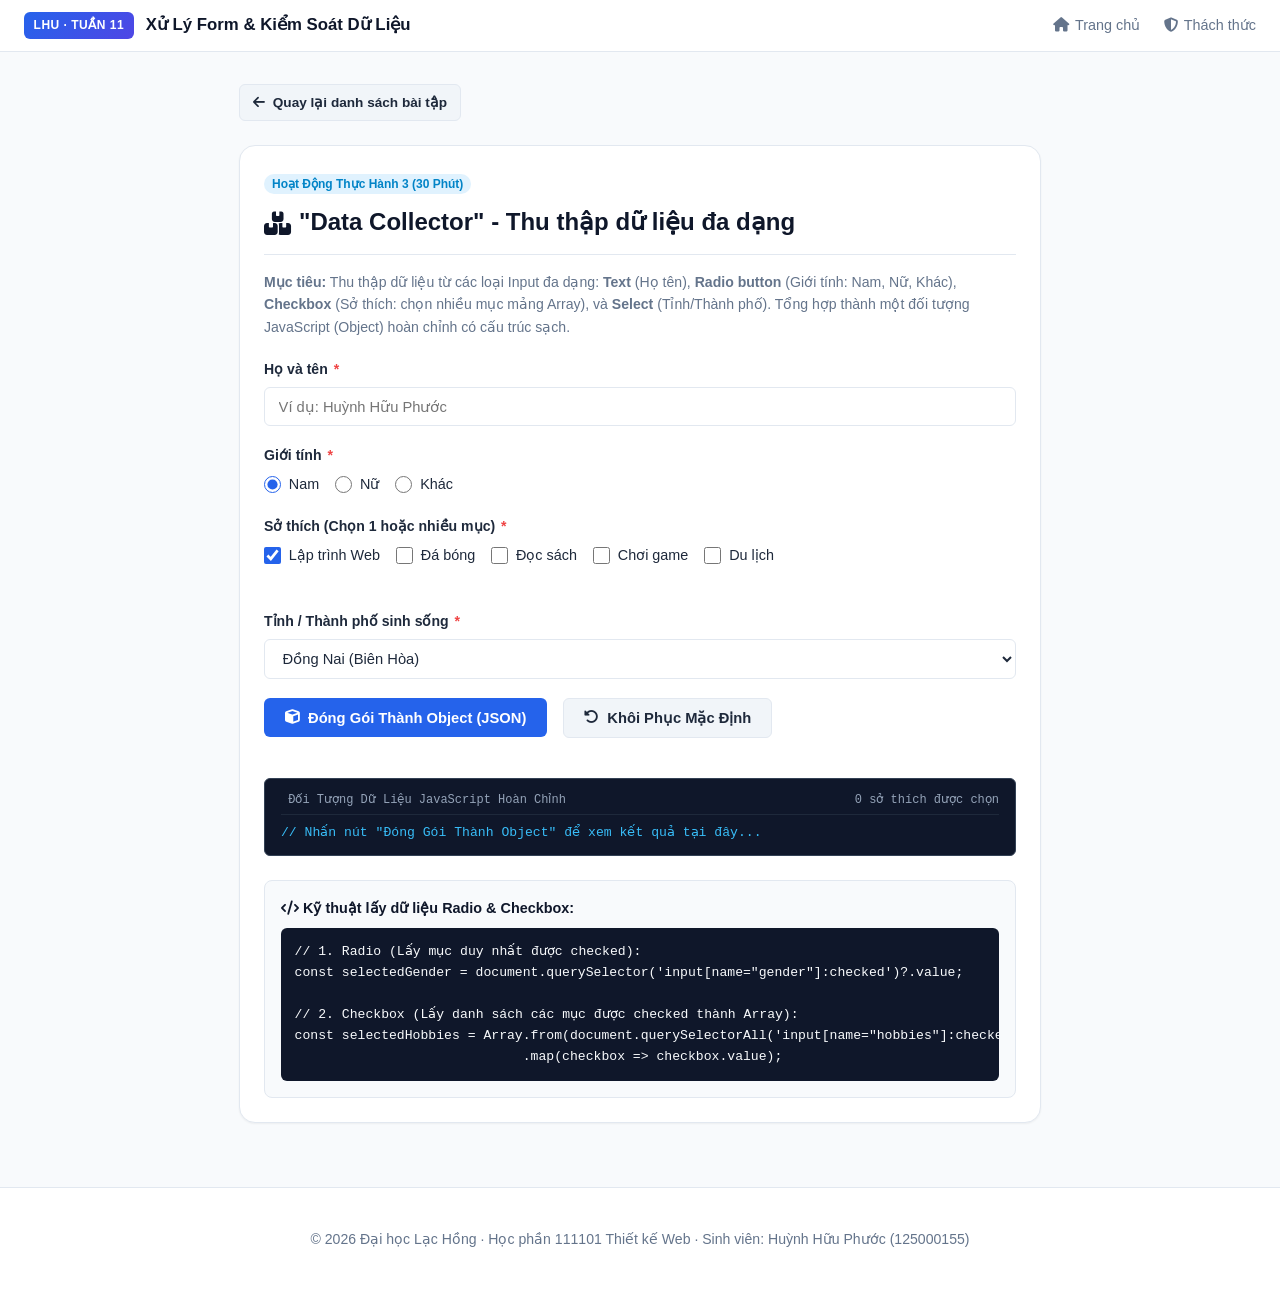
<file: in-class/hoatdong3.html>
<!DOCTYPE html>
<html lang="vi">
<head>
  <meta charset="UTF-8">
  <meta name="viewport" content="width=device-width, initial-scale=1.0">
  <title>Hoạt động 3: Data Collector - Thu thập dữ liệu Form</title>
  <link rel="stylesheet" href="../assets/css/style.css">
  <link rel="stylesheet" href="https://cdnjs.cloudflare.com/ajax/libs/font-awesome/6.5.1/css/all.min.css">
</head>
<body>

  <!-- Top Navbar -->
  <nav class="top-navbar">
    <div class="brand-info">
      <span class="brand-badge">LHU · TUẦN 11</span>
      <span class="brand-title">Xử Lý Form & Kiểm Soát Dữ Liệu</span>
    </div>
    <div class="nav-links">
      <a href="../index.html" class="nav-link"><i class="fa-solid fa-house"></i> Trang chủ</a>
      <a href="../challenge/the_secure_form.html" class="nav-link"><i class="fa-solid fa-shield-halved"></i> Thách thức</a>
    </div>
  </nav>

  <div class="main-container" style="max-width: 850px;">
    
    <div style="margin-bottom: 1.5rem;">
      <a href="../index.html#inclass" class="btn btn-secondary" style="padding: 0.4rem 0.8rem; font-size: 0.85rem;">
        <i class="fa-solid fa-arrow-left"></i> Quay lại danh sách bài tập
      </a>
    </div>

    <div class="card">
      <div class="card-header">
        <div>
          <span class="card-badge badge-inclass">Hoạt Động Thực Hành 3 (30 Phút)</span>
          <h1 class="card-title" style="font-size: 1.5rem; margin-top: 0.5rem;">
            <i class="fa-solid fa-boxes-stacked text-success"></i> "Data Collector" - Thu thập dữ liệu đa dạng
          </h1>
        </div>
      </div>

      <div class="card-desc">
        <p><strong>Mục tiêu:</strong> Thu thập dữ liệu từ các loại Input đa dạng: <strong>Text</strong> (Họ tên), <strong>Radio button</strong> (Giới tính: Nam, Nữ, Khác), <strong>Checkbox</strong> (Sở thích: chọn nhiều mục mảng Array), và <strong>Select</strong> (Tỉnh/Thành phố). Tổng hợp thành một đối tượng JavaScript (Object) hoàn chỉnh có cấu trúc sạch.</p>
      </div>

      <!-- Data Collector Form -->
      <form id="collectorForm" style="margin-bottom: 1.5rem;">
        
        <!-- Field 1: Họ tên -->
        <div class="form-group">
          <label for="collectorName" class="form-label">Họ và tên <span class="required">*</span></label>
          <input type="text" id="collectorName" class="form-control" placeholder="Ví dụ: Huỳnh Hữu Phước" required>
        </div>

        <!-- Field 2: Giới tính (Radio Button) -->
        <div class="form-group">
          <label class="form-label">Giới tính <span class="required">*</span></label>
          <div class="radio-inline">
            <label class="custom-control">
              <input type="radio" name="gender" value="Nam" checked>
              <span>Nam</span>
            </label>
            <label class="custom-control">
              <input type="radio" name="gender" value="Nữ">
              <span>Nữ</span>
            </label>
            <label class="custom-control">
              <input type="radio" name="gender" value="Khác">
              <span>Khác</span>
            </label>
          </div>
        </div>

        <!-- Field 3: Sở thích (Checkbox) -->
        <div class="form-group">
          <label class="form-label">Sở thích (Chọn 1 hoặc nhiều mục) <span class="required">*</span></label>
          <div class="checkbox-inline">
            <label class="custom-control">
              <input type="checkbox" name="hobbies" value="Lập trình Web" checked>
              <span>Lập trình Web</span>
            </label>
            <label class="custom-control">
              <input type="checkbox" name="hobbies" value="Đá bóng">
              <span>Đá bóng</span>
            </label>
            <label class="custom-control">
              <input type="checkbox" name="hobbies" value="Đọc sách">
              <span>Đọc sách</span>
            </label>
            <label class="custom-control">
              <input type="checkbox" name="hobbies" value="Chơi game">
              <span>Chơi game</span>
            </label>
            <label class="custom-control">
              <input type="checkbox" name="hobbies" value="Du lịch">
              <span>Du lịch</span>
            </label>
          </div>
          <span id="hobbiesError" class="error-msg"></span>
        </div>

        <!-- Field 4: Tỉnh/Thành phố (Select Option) -->
        <div class="form-group">
          <label for="collectorCity" class="form-label">Tỉnh / Thành phố sinh sống <span class="required">*</span></label>
          <select id="collectorCity" class="form-control" required>
            <option value="">-- Chọn Tỉnh / Thành phố --</option>
            <option value="Đồng Nai" selected>Đồng Nai (Biên Hòa)</option>
            <option value="TP. Hồ Chí Minh">TP. Hồ Chí Minh</option>
            <option value="Bình Dương">Bình Dương</option>
            <option value="Bà Rịa - Vũng Tàu">Bà Rịa - Vũng Tàu</option>
            <option value="Hà Nội">Hà Nội</option>
            <option value="Đà Nẵng">Đà Nẵng</option>
          </select>
        </div>

        <div style="display: flex; gap: 1rem; align-items: center;">
          <button type="submit" class="btn btn-primary">
            <i class="fa-solid fa-cube"></i> Đóng Gói Thành Object (JSON)
          </button>
          <button type="reset" class="btn btn-secondary">
            <i class="fa-solid fa-rotate-left"></i> Khôi Phục Mặc Định
          </button>
        </div>
      </form>

      <!-- Output Payload Card -->
      <div class="console-box" style="max-height: 280px;">
        <div class="console-header">
          <span><i class="fa-solid fa-brackets-curly"></i> Đối Tượng Dữ Liệu JavaScript Hoàn Chỉnh</span>
          <span id="jsonCount">0 sở thích được chọn</span>
        </div>
        <pre id="jsonResult" class="console-log" style="color: #38bdf8;">// Nhấn nút "Đóng Gói Thành Object" để xem kết quả tại đây...</pre>
      </div>

      <!-- Explanatory note -->
      <div style="margin-top: 1.5rem; background: #f8fafc; border: 1px solid var(--border-card); border-radius: 8px; padding: 1rem;">
        <h4 style="font-size: 0.9rem; margin-bottom: 0.5rem; color: var(--dark);">
          <i class="fa-solid fa-code"></i> Kỹ thuật lấy dữ liệu Radio & Checkbox:
        </h4>
        <pre style="background: #0f172a; color: #f8fafc; padding: 0.85rem; border-radius: 6px; font-size: 0.82rem; overflow-x: auto;"><code>// 1. Radio (Lấy mục duy nhất được checked):
const selectedGender = document.querySelector('input[name="gender"]:checked')?.value;

// 2. Checkbox (Lấy danh sách các mục được checked thành Array):
const selectedHobbies = Array.from(document.querySelectorAll('input[name="hobbies"]:checked'))
                             .map(checkbox => checkbox.value);</code></pre>
      </div>

    </div>

  </div>

  <footer class="app-footer">
    <p>© 2026 Đại học Lạc Hồng · Học phần 111101 Thiết kế Web · Sinh viên: Huỳnh Hữu Phước (125000155)</p>
  </footer>

  <script>
    const form = document.getElementById('collectorForm');
    const jsonResult = document.getElementById('jsonResult');
    const jsonCount = document.getElementById('jsonCount');
    const hobbiesError = document.getElementById('hobbiesError');

    form.addEventListener('submit', function(event) {
      event.preventDefault(); // Chặn tải lại trang

      const name = document.getElementById('collectorName').value.trim();
      const city = document.getElementById('collectorCity').value;
      
      // Lấy giá trị của Radio checked
      const genderNode = document.querySelector('input[name="gender"]:checked');
      const gender = genderNode ? genderNode.value : '';

      // Lấy mảng các Checkbox checked
      const checkedBoxes = document.querySelectorAll('input[name="hobbies"]:checked');
      const hobbies = Array.from(checkedBoxes).map(cb => cb.value);

      if (hobbies.length === 0) {
        hobbiesError.textContent = 'Vui lòng chọn ít nhất 1 sở thích!';
        return;
      } else {
        hobbiesError.textContent = '';
      }

      // Tạo đối tượng người dùng hoàn chỉnh
      const userProfileObject = {
        fullName: name,
        gender: gender,
        hobbies: hobbies,
        city: city,
        metadata: {
          totalHobbies: hobbies.length,
          createdAt: new Date().toISOString(),
          status: "Verified_Client_Side"
        }
      };

      // Hiển thị ra màn hình
      jsonCount.textContent = `${hobbies.length} sở thích được chọn`;
      jsonResult.textContent = JSON.stringify(userProfileObject, null, 2);

      // In ra Console DevTools
      console.log("%c[Hoạt động 3] User Profile Object:", "color: #38bdf8; font-weight: bold;", userProfileObject);
    });
  </script>

</body>
</html>
</file>
<file: assets/css/style.css>
/* ==========================================================================
   CSS CHO TOÀN BỘ DỰ ÁN TUẦN 11 - XỬ LÝ FORM & KIỂM SOÁT DỮ LIỆU
   Đại học Lạc Hồng - Học phần 111101 Thiết kế Web
   Sinh viên: Huỳnh Hữu Phước (MSSV: 125000155)
   ========================================================================== */

:root {
  --primary: #2563eb;
  --primary-hover: #1d4ed8;
  --primary-light: #eff6ff;
  --primary-border: #bfdbfe;
  
  --secondary: #4f46e5;
  --accent: #06b6d4;
  
  --success: #10b981;
  --success-light: #ecfdf5;
  --success-border: #a7f3d0;
  
  --danger: #ef4444;
  --danger-light: #fef2f2;
  --danger-border: #fecaca;
  
  --warning: #f59e0b;
  --warning-light: #fffbeb;
  
  --dark: #0f172a;
  --dark-surface: #1e293b;
  --text-main: #1e293b;
  --text-muted: #64748b;
  --text-light: #94a3b8;
  
  --bg-page: #f8fafc;
  --bg-card: #ffffff;
  --border-card: #e2e8f0;
  
  --shadow-sm: 0 1px 2px 0 rgb(0 0 0 / 0.05);
  --shadow-md: 0 4px 6px -1px rgb(0 0 0 / 0.1), 0 2px 4px -2px rgb(0 0 0 / 0.1);
  --shadow-lg: 0 10px 15px -3px rgb(0 0 0 / 0.1), 0 4px 6px -4px rgb(0 0 0 / 0.1);
  --shadow-xl: 0 20px 25px -5px rgb(0 0 0 / 0.1), 0 8px 10px -6px rgb(0 0 0 / 0.1);
  
  --radius-sm: 6px;
  --radius-md: 10px;
  --radius-lg: 16px;
  --radius-full: 9999px;
  
  --font-sans: 'Inter', -apple-system, BlinkMacSystemFont, 'Segoe UI', Roboto, Helvetica, Arial, sans-serif;
  --font-mono: 'Fira Code', 'Cascadia Code', Consolas, Monaco, monospace;
}

* {
  box-sizing: border-box;
  margin: 0;
  padding: 0;
}

body {
  font-family: var(--font-sans);
  background-color: var(--bg-page);
  color: var(--text-main);
  line-height: 1.6;
  -webkit-font-smoothing: antialiased;
}

a {
  color: var(--primary);
  text-decoration: none;
  transition: all 0.2s ease;
}

a:hover {
  color: var(--primary-hover);
  text-decoration: underline;
}

/* ==========================================================================
   LAYOUT & HEADER
   ========================================================================== */

.top-navbar {
  position: sticky;
  top: 0;
  z-index: 100;
  background: rgba(255, 255, 255, 0.95);
  backdrop-filter: blur(12px);
  border-bottom: 1px solid var(--border-card);
  padding: 0.75rem 1.5rem;
  display: flex;
  align-items: center;
  justify-content: space-between;
}

.brand-info {
  display: flex;
  align-items: center;
  gap: 0.75rem;
}

.brand-badge {
  background: linear-gradient(135deg, var(--primary), var(--secondary));
  color: #fff;
  font-size: 0.75rem;
  font-weight: 700;
  padding: 0.25rem 0.6rem;
  border-radius: var(--radius-sm);
  letter-spacing: 0.5px;
}

.brand-title {
  font-weight: 700;
  font-size: 1.05rem;
  color: var(--dark);
}

.nav-links {
  display: flex;
  gap: 1.5rem;
  align-items: center;
}

.nav-link {
  font-size: 0.9rem;
  font-weight: 500;
  color: var(--text-muted);
  display: flex;
  align-items: center;
  gap: 0.35rem;
}

.nav-link:hover, .nav-link.active {
  color: var(--primary);
  text-decoration: none;
}

.hero-banner {
  background: linear-gradient(135deg, #1e293b 0%, #0f172a 100%);
  color: #fff;
  padding: 3rem 1.5rem;
  text-align: center;
  position: relative;
  overflow: hidden;
}

.hero-banner::after {
  content: '';
  position: absolute;
  top: 0; left: 0; right: 0; bottom: 0;
  background: radial-gradient(circle at 80% 20%, rgba(37, 99, 235, 0.25) 0%, transparent 60%);
  pointer-events: none;
}

.hero-content {
  max-width: 900px;
  margin: 0 auto;
  position: relative;
  z-index: 1;
}

.course-tag {
  display: inline-block;
  background: rgba(255, 255, 255, 0.15);
  backdrop-filter: blur(8px);
  padding: 0.35rem 0.85rem;
  border-radius: var(--radius-full);
  font-size: 0.8rem;
  font-weight: 600;
  letter-spacing: 1px;
  text-transform: uppercase;
  margin-bottom: 1rem;
}

.hero-title {
  font-size: 2.25rem;
  font-weight: 800;
  line-height: 1.25;
  margin-bottom: 0.75rem;
  background: linear-gradient(to right, #ffffff, #93c5fd);
  -webkit-background-clip: text;
  -webkit-text-fill-color: transparent;
}

.hero-desc {
  font-size: 1.1rem;
  color: #94a3b8;
  margin-bottom: 1.5rem;
  max-width: 750px;
  margin-left: auto;
  margin-right: auto;
}

.student-meta {
  display: flex;
  flex-wrap: wrap;
  justify-content: center;
  gap: 1.5rem;
  font-size: 0.9rem;
  color: #cbd5e1;
}

.meta-item {
  display: flex;
  align-items: center;
  gap: 0.4rem;
}

/* ==========================================================================
   CONTAINER & TABS
   ========================================================================== */

.main-container {
  max-width: 1200px;
  margin: 2rem auto;
  padding: 0 1.5rem;
}

.tabs-wrapper {
  display: flex;
  background: #e2e8f0;
  padding: 0.35rem;
  border-radius: var(--radius-lg);
  gap: 0.35rem;
  margin-bottom: 2rem;
  overflow-x: auto;
}

.tab-btn {
  flex: 1;
  min-width: 160px;
  padding: 0.75rem 1rem;
  border: none;
  background: transparent;
  color: var(--text-muted);
  font-weight: 600;
  font-size: 0.95rem;
  border-radius: var(--radius-md);
  cursor: pointer;
  transition: all 0.2s ease;
  display: flex;
  align-items: center;
  justify-content: center;
  gap: 0.5rem;
  white-space: nowrap;
}

.tab-btn:hover {
  color: var(--dark);
}

.tab-btn.active {
  background: #fff;
  color: var(--primary);
  box-shadow: var(--shadow-sm);
}

.tab-content {
  display: none;
  animation: fadeIn 0.3s ease-in-out;
}

.tab-content.active {
  display: block;
}

@keyframes fadeIn {
  from { opacity: 0; transform: translateY(6px); }
  to { opacity: 1; transform: translateY(0); }
}

/* ==========================================================================
   CARDS & GRIDS
   ========================================================================== */

.grid-3 {
  display: grid;
  grid-template-columns: repeat(auto-fit, minmax(340px, 1fr));
  gap: 1.5rem;
}

.grid-2 {
  display: grid;
  grid-template-columns: repeat(auto-fit, minmax(450px, 1fr));
  gap: 1.5rem;
}

.card {
  background: var(--bg-card);
  border: 1px solid var(--border-card);
  border-radius: var(--radius-lg);
  padding: 1.5rem;
  box-shadow: var(--shadow-sm);
  transition: transform 0.2s ease, box-shadow 0.2s ease;
  display: flex;
  flex-direction: column;
}

.card:hover {
  transform: translateY(-2px);
  box-shadow: var(--shadow-md);
}

.card-header {
  display: flex;
  justify-content: space-between;
  align-items: flex-start;
  margin-bottom: 1rem;
  padding-bottom: 0.75rem;
  border-bottom: 1px solid var(--border-card);
}

.card-title {
  font-size: 1.15rem;
  font-weight: 700;
  color: var(--dark);
  display: flex;
  align-items: center;
  gap: 0.5rem;
}

.card-badge {
  font-size: 0.75rem;
  font-weight: 700;
  padding: 0.2rem 0.5rem;
  border-radius: var(--radius-full);
}

.badge-inclass { background: #e0f2fe; color: #0284c7; }
.badge-homework { background: #fef3c7; color: #d97706; }
.badge-challenge { background: #f3e8ff; color: #9333ea; }

.card-desc {
  font-size: 0.88rem;
  color: var(--text-muted);
  margin-bottom: 1.25rem;
}

/* ==========================================================================
   FORM CONTROLS & VALIDATION STATES
   ========================================================================== */

.form-group {
  margin-bottom: 1.15rem;
  position: relative;
}

.form-label {
  display: block;
  font-size: 0.88rem;
  font-weight: 600;
  color: var(--text-main);
  margin-bottom: 0.4rem;
}

.form-label .required {
  color: var(--danger);
  margin-left: 2px;
}

.form-control {
  width: 100%;
  padding: 0.65rem 0.85rem;
  font-size: 0.92rem;
  font-family: inherit;
  color: var(--text-main);
  background-color: #fff;
  border: 1.5px solid var(--border-card);
  border-radius: var(--radius-sm);
  transition: all 0.2s ease;
  outline: none;
}

.form-control:focus {
  border-color: var(--primary);
  box-shadow: 0 0 0 3px rgba(37, 99, 235, 0.15);
}

.form-control.input-error {
  border-color: var(--danger) !important;
  background-color: var(--danger-light);
}

.form-control.input-success {
  border-color: var(--success) !important;
  background-color: var(--success-light);
}

.error-msg {
  display: block;
  color: var(--danger);
  font-size: 0.8rem;
  font-weight: 500;
  margin-top: 0.35rem;
  min-height: 1.2rem;
  transition: all 0.2s ease;
}

.success-msg {
  display: block;
  color: var(--success);
  font-size: 0.8rem;
  font-weight: 500;
  margin-top: 0.35rem;
}

/* Checkbox and Radio styling */
.checkbox-group, .radio-group {
  display: flex;
  flex-direction: column;
  gap: 0.5rem;
  margin-top: 0.35rem;
}

.checkbox-inline, .radio-inline {
  display: flex;
  flex-wrap: wrap;
  gap: 1rem;
}

.custom-control {
  display: flex;
  align-items: center;
  gap: 0.5rem;
  font-size: 0.9rem;
  cursor: pointer;
  user-select: none;
}

.custom-control input {
  accent-color: var(--primary);
  width: 1.05rem;
  height: 1.05rem;
  cursor: pointer;
}

/* BUTTONS */
.btn {
  display: inline-flex;
  align-items: center;
  justify-content: center;
  gap: 0.5rem;
  padding: 0.65rem 1.25rem;
  font-size: 0.92rem;
  font-weight: 600;
  border-radius: var(--radius-sm);
  border: 1px solid transparent;
  cursor: pointer;
  transition: all 0.2s ease;
  text-decoration: none;
}

.btn-primary {
  background: var(--primary);
  color: #fff;
}
.btn-primary:hover:not(:disabled) {
  background: var(--primary-hover);
  box-shadow: var(--shadow-md);
  text-decoration: none;
}

.btn-secondary {
  background: #f1f5f9;
  color: var(--text-main);
  border-color: var(--border-card);
}
.btn-secondary:hover:not(:disabled) {
  background: #e2e8f0;
  text-decoration: none;
}

.btn-success {
  background: var(--success);
  color: #fff;
}
.btn-success:hover:not(:disabled) {
  background: #059669;
}

.btn-block {
  width: 100%;
}

.btn:disabled, .btn.disabled {
  opacity: 0.55;
  cursor: not-allowed;
  filter: grayscale(40%);
}

/* ==========================================================================
   CONSOLE / OUTPUT TERMINAL SIMULATOR
   ========================================================================== */

.console-box {
  background: #0f172a;
  color: #e2e8f0;
  border-radius: var(--radius-sm);
  padding: 0.75rem 1rem;
  font-family: var(--font-mono);
  font-size: 0.82rem;
  margin-top: 1rem;
  border: 1px solid #334155;
  max-height: 200px;
  overflow-y: auto;
}

.console-header {
  display: flex;
  justify-content: space-between;
  align-items: center;
  color: #94a3b8;
  font-size: 0.75rem;
  margin-bottom: 0.5rem;
  border-bottom: 1px solid #1e293b;
  padding-bottom: 0.25rem;
}

.console-log {
  white-space: pre-wrap;
  word-break: break-all;
  line-height: 1.5;
}

.console-log .log-info { color: #38bdf8; }
.console-log .log-success { color: #4ade80; }
.console-log .log-warn { color: #facc15; }
.console-log .log-error { color: #f87171; }

/* ==========================================================================
   PASSWORD STRENGTH METER
   ========================================================================== */

.strength-bar-container {
  height: 6px;
  background-color: #e2e8f0;
  border-radius: var(--radius-full);
  margin-top: 0.4rem;
  overflow: hidden;
  position: relative;
}

.strength-bar {
  height: 100%;
  width: 0%;
  border-radius: var(--radius-full);
  transition: width 0.3s ease, background-color 0.3s ease;
}

.strength-text {
  font-size: 0.75rem;
  font-weight: 600;
  margin-top: 0.25rem;
  display: flex;
  justify-content: space-between;
}

.strength-weak { background-color: var(--danger); }
.strength-medium { background-color: var(--warning); }
.strength-strong { background-color: var(--success); }

/* ==========================================================================
   TOAST NOTIFICATION (VỚI SETTIMEOUT 3S)
   ========================================================================== */

.toast-container {
  position: fixed;
  top: 1.5rem;
  right: 1.5rem;
  z-index: 9999;
  display: flex;
  flex-direction: column;
  gap: 0.75rem;
  pointer-events: none;
}

.toast {
  pointer-events: auto;
  min-width: 320px;
  max-width: 420px;
  background: #ffffff;
  border-radius: var(--radius-md);
  box-shadow: var(--shadow-xl);
  border-left: 5px solid var(--success);
  padding: 1rem 1.25rem;
  display: flex;
  flex-direction: column;
  gap: 0.5rem;
  transform: translateX(120%);
  opacity: 0;
  transition: transform 0.35s cubic-bezier(0.16, 1, 0.3, 1), opacity 0.35s ease;
  position: relative;
  overflow: hidden;
}

.toast.show {
  transform: translateX(0);
  opacity: 1;
}

.toast-content {
  display: flex;
  align-items: center;
  gap: 0.75rem;
}

.toast-icon {
  width: 24px;
  height: 24px;
  border-radius: 50%;
  background: var(--success-light);
  color: var(--success);
  display: flex;
  align-items: center;
  justify-content: center;
  font-size: 0.95rem;
  flex-shrink: 0;
}

.toast-text {
  font-size: 0.9rem;
  font-weight: 600;
  color: var(--dark);
}

.toast-subtext {
  font-size: 0.78rem;
  color: var(--text-muted);
}

.toast-progress {
  position: absolute;
  bottom: 0;
  left: 0;
  height: 3px;
  background: var(--success);
  width: 100%;
}

.toast.show .toast-progress {
  animation: toastCountdown 3s linear forwards;
}

@keyframes toastCountdown {
  from { width: 100%; }
  to { width: 0%; }
}

/* ==========================================================================
   DOCS & FOOTER
   ========================================================================== */

.docs-wrapper {
  background: #fff;
  border: 1px solid var(--border-card);
  border-radius: var(--radius-lg);
  padding: 2.5rem;
  box-shadow: var(--shadow-sm);
}

.markdown-body h1 {
  font-size: 1.85rem;
  margin-bottom: 1rem;
  color: var(--dark);
  border-bottom: 2px solid var(--border-card);
  padding-bottom: 0.5rem;
}

.markdown-body h2 {
  font-size: 1.35rem;
  margin-top: 1.75rem;
  margin-bottom: 0.75rem;
  color: var(--primary);
}

.markdown-body h3 {
  font-size: 1.1rem;
  margin-top: 1.25rem;
  margin-bottom: 0.5rem;
  color: var(--dark);
}

.markdown-body p, .markdown-body ul, .markdown-body ol {
  margin-bottom: 1rem;
  font-size: 0.95rem;
  color: var(--text-main);
}

.markdown-body ul, .markdown-body ol {
  padding-left: 1.5rem;
}

.markdown-body table {
  width: 100%;
  border-collapse: collapse;
  margin: 1.25rem 0;
  font-size: 0.88rem;
}

.markdown-body th, .markdown-body td {
  border: 1px solid var(--border-card);
  padding: 0.65rem 0.85rem;
  text-align: left;
}

.markdown-body th {
  background-color: #f8fafc;
  font-weight: 700;
}

.markdown-body pre {
  background: #0f172a;
  color: #f8fafc;
  padding: 1rem;
  border-radius: var(--radius-sm);
  overflow-x: auto;
  font-family: var(--font-mono);
  font-size: 0.85rem;
  margin-bottom: 1rem;
}

.markdown-body code {
  font-family: var(--font-mono);
  background: #f1f5f9;
  color: #e11d48;
  padding: 0.15rem 0.4rem;
  border-radius: 4px;
  font-size: 0.85em;
}

.markdown-body pre code {
  background: transparent;
  color: inherit;
  padding: 0;
}

.app-footer {
  text-align: center;
  padding: 2.5rem 1.5rem;
  background: #fff;
  border-top: 1px solid var(--border-card);
  margin-top: 4rem;
  color: var(--text-muted);
  font-size: 0.88rem;
}

/* ==========================================================================
   RESPONSIVE
   ========================================================================== */

@media (max-width: 768px) {
  .top-navbar {
    flex-direction: column;
    gap: 0.75rem;
  }
  .hero-title {
    font-size: 1.75rem;
  }
  .grid-2, .grid-3 {
    grid-template-columns: 1fr;
  }
  .toast {
    min-width: 280px;
  }
}
</file>
